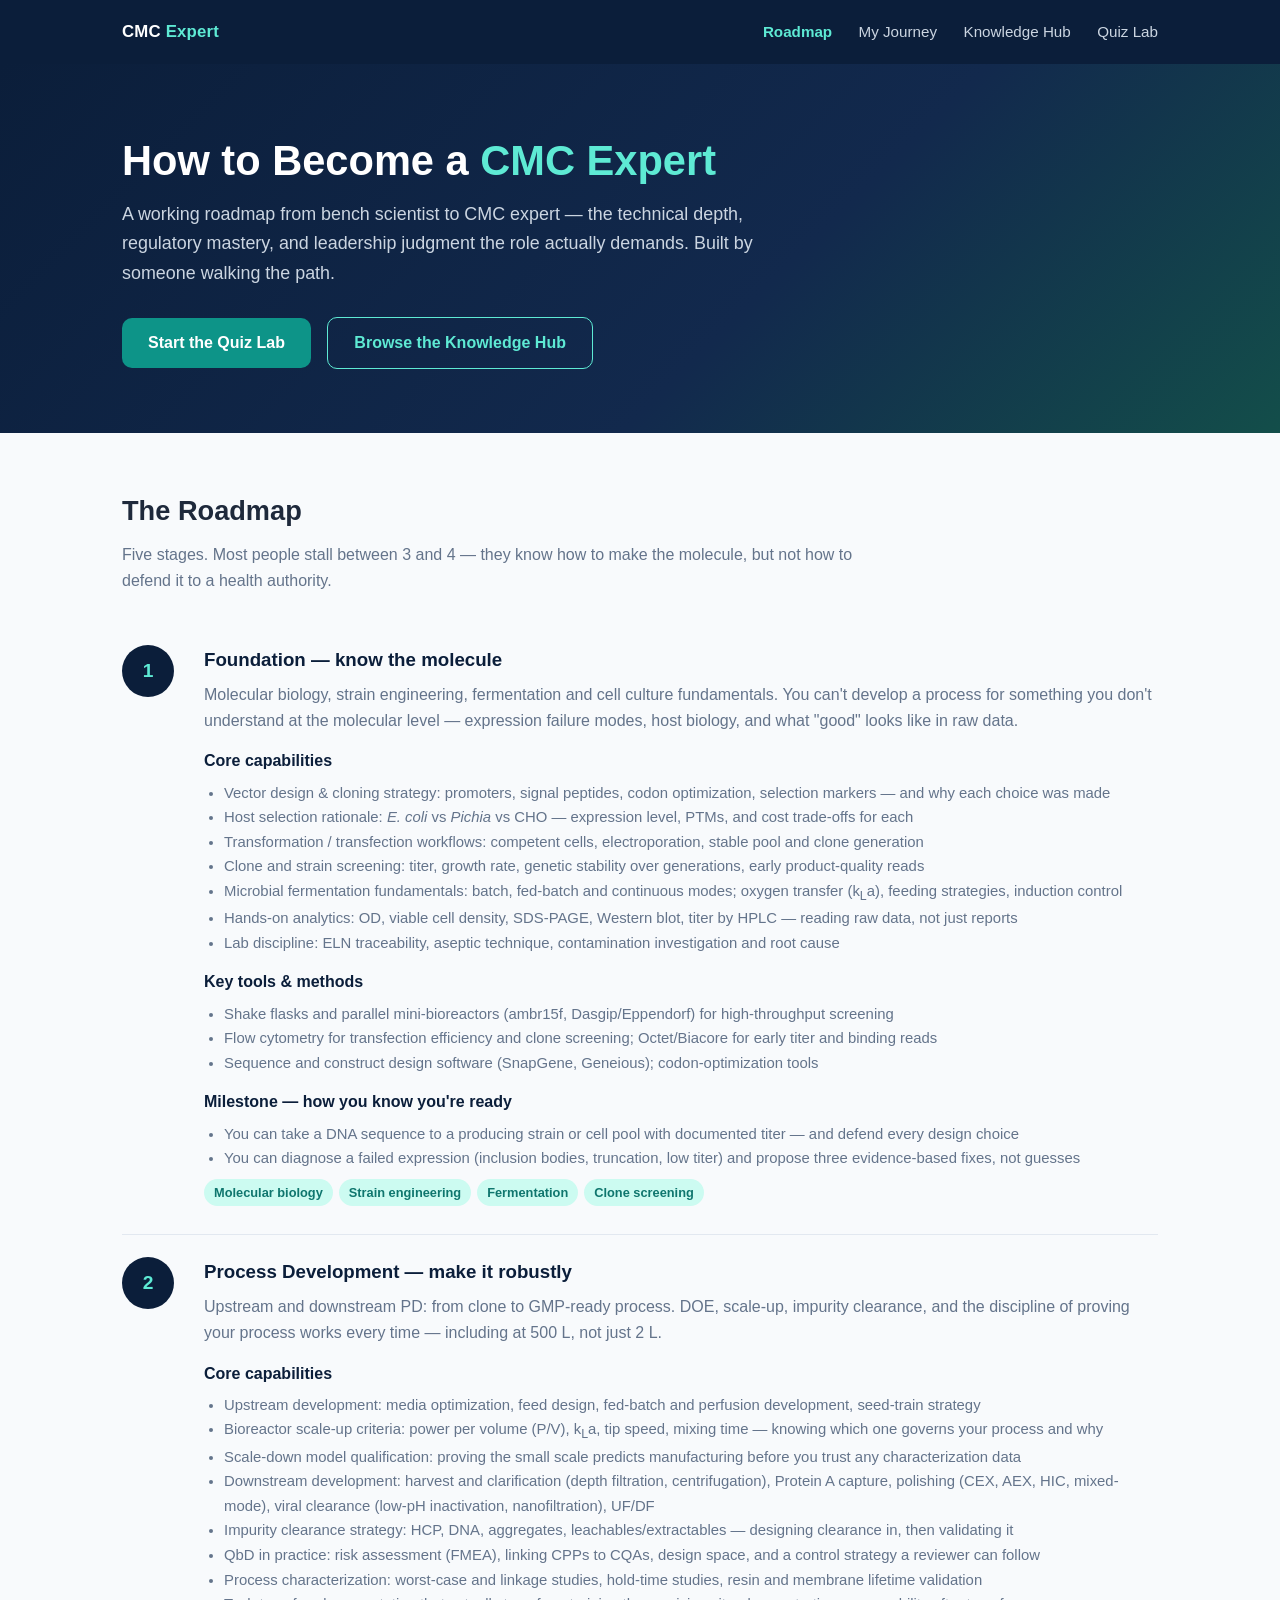
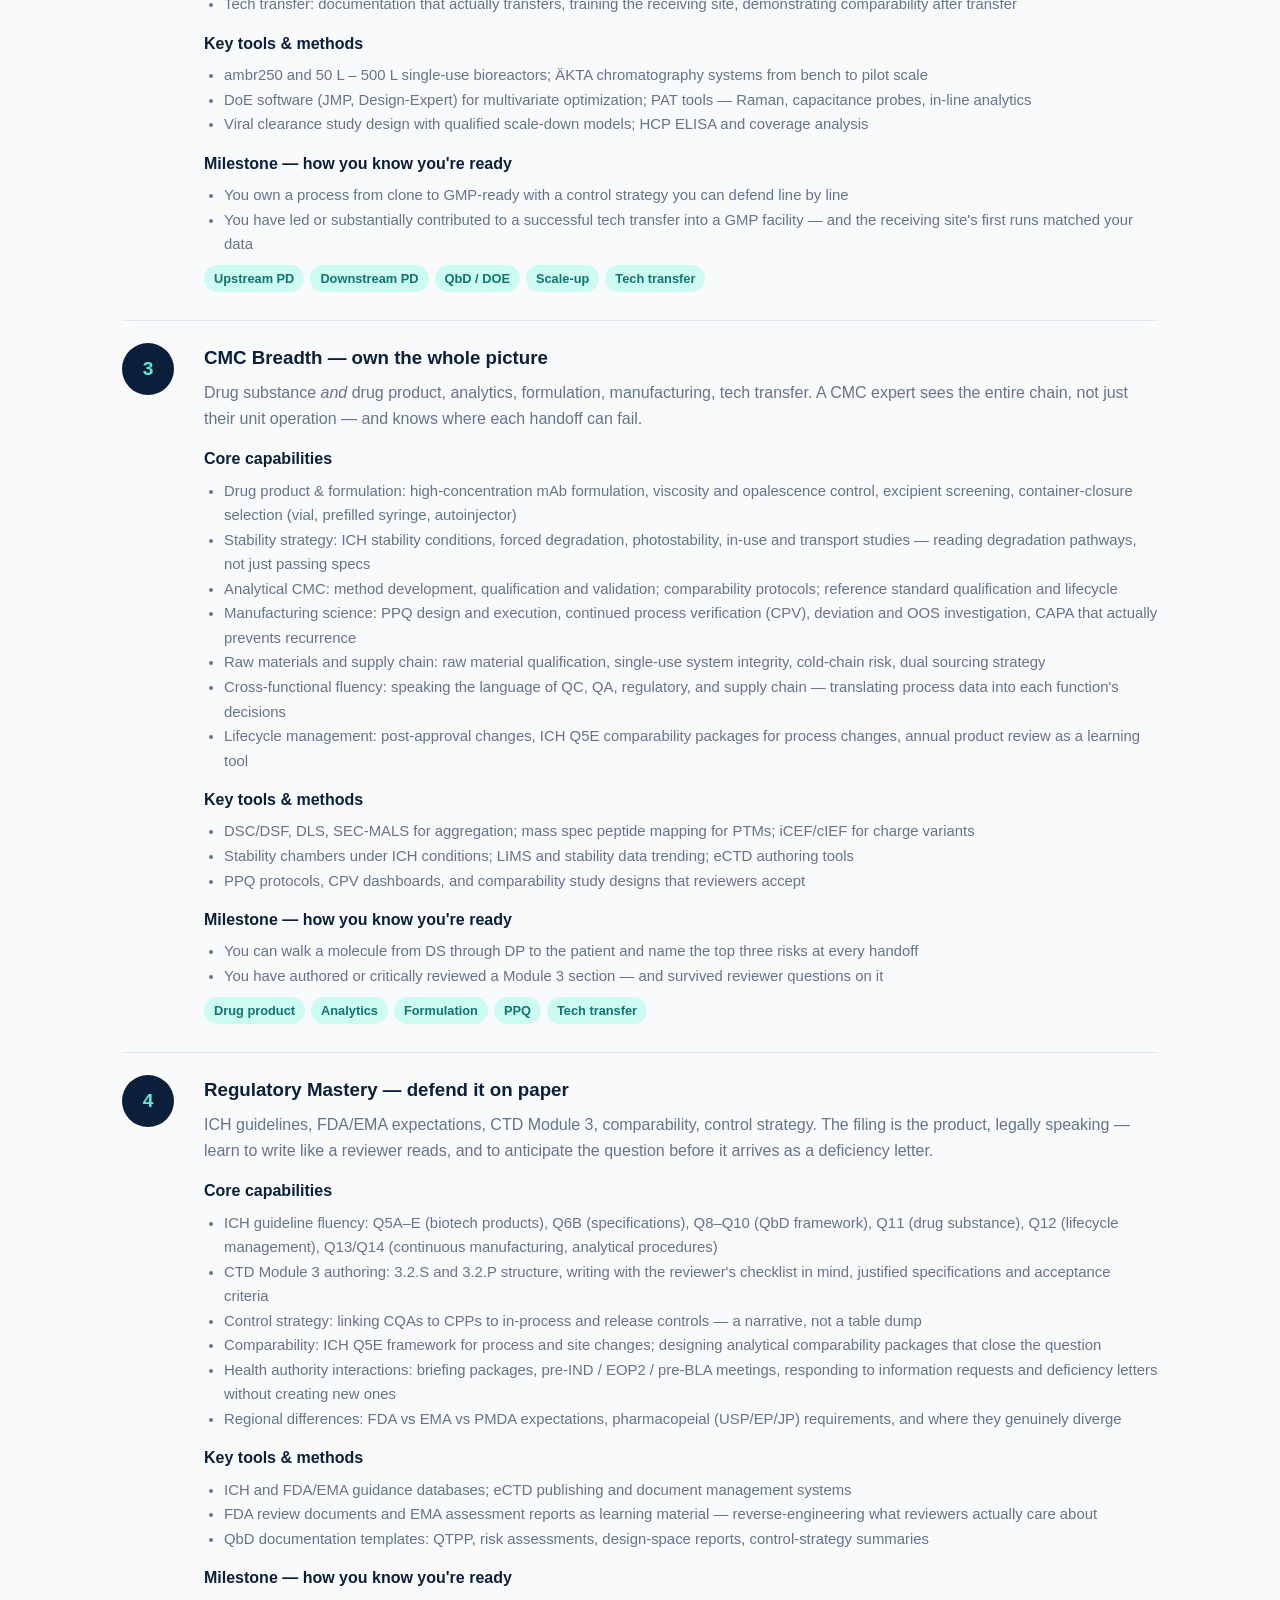
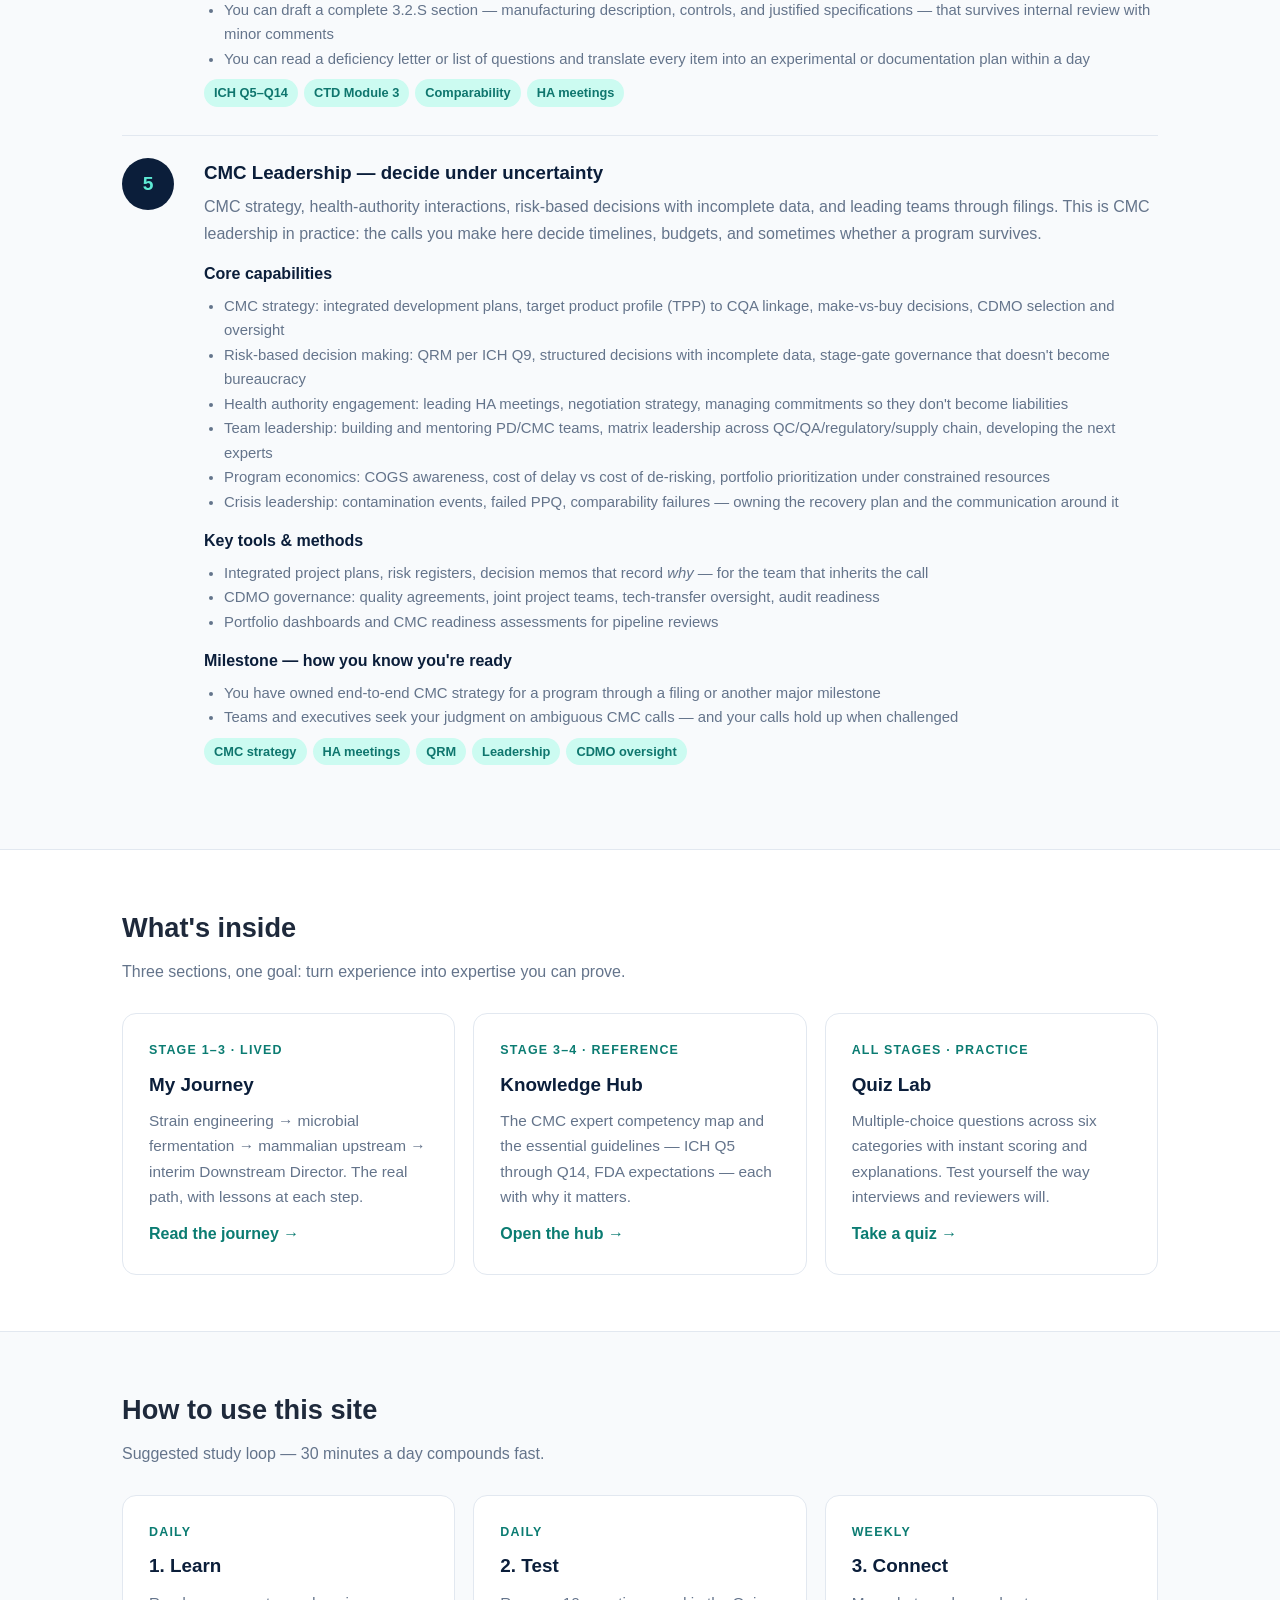
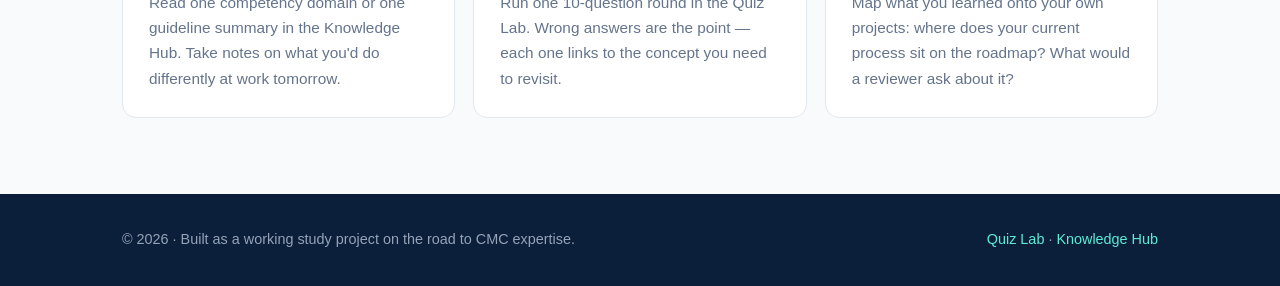
<file: index.html>
<!DOCTYPE html>
<html lang="en">
<head>
<meta charset="UTF-8">
<meta name="viewport" content="width=device-width, initial-scale=1.0">
<title>How to Become a CMC Expert — Roadmap, Knowledge Hub & Quiz Lab</title>
<meta name="description" content="A working professional's roadmap from bench scientist to CMC expert: career stages, essential guidelines, and a self-testing quiz lab.">
<link rel="stylesheet" href="assets/css/style.css">
</head>
<body>
<header class="site"><div class="wrap nav">
  <a class="brand" href="index.html">CMC <span>Expert</span></a>
  <nav class="links">
    <a href="index.html" class="active">Roadmap</a>
    <a href="journey.html">My Journey</a>
    <a href="knowledge.html">Knowledge Hub</a>
    <a href="quiz.html">Quiz Lab</a>
  </nav>
</div></header>

<div class="hero"><div class="wrap">
  <h1>How to Become a <span class="hl">CMC Expert</span></h1>
  <p class="lead">A working roadmap from bench scientist to CMC expert — the technical depth,
  regulatory mastery, and leadership judgment the role actually demands. Built by someone walking the path.</p>
  <div class="btnrow">
    <a class="btn" href="quiz.html">Start the Quiz Lab</a>
    <a class="btn ghost" href="knowledge.html">Browse the Knowledge Hub</a>
  </div>
</div></div>

<section class="block"><div class="wrap">
  <h2 class="stitle">The Roadmap</h2>
  <p class="sub">Five stages. Most people stall between 3 and 4 — they know how to make the molecule,
  but not how to defend it to a health authority.</p>
  <div class="steps">
    <div class="step"><div class="badge">1</div><div>
      <h3>Foundation — know the molecule</h3>
      <p>Molecular biology, strain engineering, fermentation and cell culture fundamentals.
      You can't develop a process for something you don't understand at the molecular level —
      expression failure modes, host biology, and what "good" looks like in raw data.</p>
      <h4 style="color:var(--navy);margin:14px 0 4px;font-size:1rem">Core capabilities</h4>
      <ul style="margin:6px 0 0 20px;color:var(--muted);font-size:.93rem">
        <li>Vector design &amp; cloning strategy: promoters, signal peptides, codon optimization, selection markers — and why each choice was made</li>
        <li>Host selection rationale: <em>E. coli</em> vs <em>Pichia</em> vs CHO — expression level, PTMs, and cost trade-offs for each</li>
        <li>Transformation / transfection workflows: competent cells, electroporation, stable pool and clone generation</li>
        <li>Clone and strain screening: titer, growth rate, genetic stability over generations, early product-quality reads</li>
        <li>Microbial fermentation fundamentals: batch, fed-batch and continuous modes; oxygen transfer (k<sub>L</sub>a), feeding strategies, induction control</li>
        <li>Hands-on analytics: OD, viable cell density, SDS-PAGE, Western blot, titer by HPLC — reading raw data, not just reports</li>
        <li>Lab discipline: ELN traceability, aseptic technique, contamination investigation and root cause</li>
      </ul>
      <h4 style="color:var(--navy);margin:14px 0 4px;font-size:1rem">Key tools &amp; methods</h4>
      <ul style="margin:6px 0 0 20px;color:var(--muted);font-size:.93rem">
        <li>Shake flasks and parallel mini-bioreactors (ambr15f, Dasgip/Eppendorf) for high-throughput screening</li>
        <li>Flow cytometry for transfection efficiency and clone screening; Octet/Biacore for early titer and binding reads</li>
        <li>Sequence and construct design software (SnapGene, Geneious); codon-optimization tools</li>
      </ul>
      <h4 style="color:var(--navy);margin:14px 0 4px;font-size:1rem">Milestone — how you know you're ready</h4>
      <ul style="margin:6px 0 0 20px;color:var(--muted);font-size:.93rem">
        <li>You can take a DNA sequence to a producing strain or cell pool with documented titer — and defend every design choice</li>
        <li>You can diagnose a failed expression (inclusion bodies, truncation, low titer) and propose three evidence-based fixes, not guesses</li>
      </ul>
      <div class="tags"><span class="tag">Molecular biology</span><span class="tag">Strain engineering</span><span class="tag">Fermentation</span><span class="tag">Clone screening</span></div>
    </div></div>
    <div class="step"><div class="badge">2</div><div>
      <h3>Process Development — make it robustly</h3>
      <p>Upstream and downstream PD: from clone to GMP-ready process. DOE, scale-up,
      impurity clearance, and the discipline of proving your process works every time —
      including at 500 L, not just 2 L.</p>
      <h4 style="color:var(--navy);margin:14px 0 4px;font-size:1rem">Core capabilities</h4>
      <ul style="margin:6px 0 0 20px;color:var(--muted);font-size:.93rem">
        <li>Upstream development: media optimization, feed design, fed-batch and perfusion development, seed-train strategy</li>
        <li>Bioreactor scale-up criteria: power per volume (P/V), k<sub>L</sub>a, tip speed, mixing time — knowing which one governs your process and why</li>
        <li>Scale-down model qualification: proving the small scale predicts manufacturing before you trust any characterization data</li>
        <li>Downstream development: harvest and clarification (depth filtration, centrifugation), Protein A capture, polishing (CEX, AEX, HIC, mixed-mode), viral clearance (low-pH inactivation, nanofiltration), UF/DF</li>
        <li>Impurity clearance strategy: HCP, DNA, aggregates, leachables/extractables — designing clearance in, then validating it</li>
        <li>QbD in practice: risk assessment (FMEA), linking CPPs to CQAs, design space, and a control strategy a reviewer can follow</li>
        <li>Process characterization: worst-case and linkage studies, hold-time studies, resin and membrane lifetime validation</li>
        <li>Tech transfer: documentation that actually transfers, training the receiving site, demonstrating comparability after transfer</li>
      </ul>
      <h4 style="color:var(--navy);margin:14px 0 4px;font-size:1rem">Key tools &amp; methods</h4>
      <ul style="margin:6px 0 0 20px;color:var(--muted);font-size:.93rem">
        <li>ambr250 and 50 L – 500 L single-use bioreactors; &Auml;KTA chromatography systems from bench to pilot scale</li>
        <li>DoE software (JMP, Design-Expert) for multivariate optimization; PAT tools — Raman, capacitance probes, in-line analytics</li>
        <li>Viral clearance study design with qualified scale-down models; HCP ELISA and coverage analysis</li>
      </ul>
      <h4 style="color:var(--navy);margin:14px 0 4px;font-size:1rem">Milestone — how you know you're ready</h4>
      <ul style="margin:6px 0 0 20px;color:var(--muted);font-size:.93rem">
        <li>You own a process from clone to GMP-ready with a control strategy you can defend line by line</li>
        <li>You have led or substantially contributed to a successful tech transfer into a GMP facility — and the receiving site's first runs matched your data</li>
      </ul>
      <div class="tags"><span class="tag">Upstream PD</span><span class="tag">Downstream PD</span><span class="tag">QbD / DOE</span><span class="tag">Scale-up</span><span class="tag">Tech transfer</span></div>
    </div></div>
    <div class="step"><div class="badge">3</div><div>
      <h3>CMC Breadth — own the whole picture</h3>
      <p>Drug substance <em>and</em> drug product, analytics, formulation, manufacturing, tech transfer.
      A CMC expert sees the entire chain, not just their unit operation — and knows where
      each handoff can fail.</p>
      <h4 style="color:var(--navy);margin:14px 0 4px;font-size:1rem">Core capabilities</h4>
      <ul style="margin:6px 0 0 20px;color:var(--muted);font-size:.93rem">
        <li>Drug product &amp; formulation: high-concentration mAb formulation, viscosity and opalescence control, excipient screening, container-closure selection (vial, prefilled syringe, autoinjector)</li>
        <li>Stability strategy: ICH stability conditions, forced degradation, photostability, in-use and transport studies — reading degradation pathways, not just passing specs</li>
        <li>Analytical CMC: method development, qualification and validation; comparability protocols; reference standard qualification and lifecycle</li>
        <li>Manufacturing science: PPQ design and execution, continued process verification (CPV), deviation and OOS investigation, CAPA that actually prevents recurrence</li>
        <li>Raw materials and supply chain: raw material qualification, single-use system integrity, cold-chain risk, dual sourcing strategy</li>
        <li>Cross-functional fluency: speaking the language of QC, QA, regulatory, and supply chain — translating process data into each function's decisions</li>
        <li>Lifecycle management: post-approval changes, ICH Q5E comparability packages for process changes, annual product review as a learning tool</li>
      </ul>
      <h4 style="color:var(--navy);margin:14px 0 4px;font-size:1rem">Key tools &amp; methods</h4>
      <ul style="margin:6px 0 0 20px;color:var(--muted);font-size:.93rem">
        <li>DSC/DSF, DLS, SEC-MALS for aggregation; mass spec peptide mapping for PTMs; iCEF/cIEF for charge variants</li>
        <li>Stability chambers under ICH conditions; LIMS and stability data trending; eCTD authoring tools</li>
        <li>PPQ protocols, CPV dashboards, and comparability study designs that reviewers accept</li>
      </ul>
      <h4 style="color:var(--navy);margin:14px 0 4px;font-size:1rem">Milestone — how you know you're ready</h4>
      <ul style="margin:6px 0 0 20px;color:var(--muted);font-size:.93rem">
        <li>You can walk a molecule from DS through DP to the patient and name the top three risks at every handoff</li>
        <li>You have authored or critically reviewed a Module 3 section — and survived reviewer questions on it</li>
      </ul>
      <div class="tags"><span class="tag">Drug product</span><span class="tag">Analytics</span><span class="tag">Formulation</span><span class="tag">PPQ</span><span class="tag">Tech transfer</span></div>
    </div></div>
    <div class="step"><div class="badge">4</div><div>
      <h3>Regulatory Mastery — defend it on paper</h3>
      <p>ICH guidelines, FDA/EMA expectations, CTD Module 3, comparability, control strategy.
      The filing is the product, legally speaking — learn to write like a reviewer reads,
      and to anticipate the question before it arrives as a deficiency letter.</p>
      <h4 style="color:var(--navy);margin:14px 0 4px;font-size:1rem">Core capabilities</h4>
      <ul style="margin:6px 0 0 20px;color:var(--muted);font-size:.93rem">
        <li>ICH guideline fluency: Q5A–E (biotech products), Q6B (specifications), Q8–Q10 (QbD framework), Q11 (drug substance), Q12 (lifecycle management), Q13/Q14 (continuous manufacturing, analytical procedures)</li>
        <li>CTD Module 3 authoring: 3.2.S and 3.2.P structure, writing with the reviewer's checklist in mind, justified specifications and acceptance criteria</li>
        <li>Control strategy: linking CQAs to CPPs to in-process and release controls — a narrative, not a table dump</li>
        <li>Comparability: ICH Q5E framework for process and site changes; designing analytical comparability packages that close the question</li>
        <li>Health authority interactions: briefing packages, pre-IND / EOP2 / pre-BLA meetings, responding to information requests and deficiency letters without creating new ones</li>
        <li>Regional differences: FDA vs EMA vs PMDA expectations, pharmacopeial (USP/EP/JP) requirements, and where they genuinely diverge</li>
      </ul>
      <h4 style="color:var(--navy);margin:14px 0 4px;font-size:1rem">Key tools &amp; methods</h4>
      <ul style="margin:6px 0 0 20px;color:var(--muted);font-size:.93rem">
        <li>ICH and FDA/EMA guidance databases; eCTD publishing and document management systems</li>
        <li>FDA review documents and EMA assessment reports as learning material — reverse-engineering what reviewers actually care about</li>
        <li>QbD documentation templates: QTPP, risk assessments, design-space reports, control-strategy summaries</li>
      </ul>
      <h4 style="color:var(--navy);margin:14px 0 4px;font-size:1rem">Milestone — how you know you're ready</h4>
      <ul style="margin:6px 0 0 20px;color:var(--muted);font-size:.93rem">
        <li>You can draft a complete 3.2.S section — manufacturing description, controls, and justified specifications — that survives internal review with minor comments</li>
        <li>You can read a deficiency letter or list of questions and translate every item into an experimental or documentation plan within a day</li>
      </ul>
      <div class="tags"><span class="tag">ICH Q5–Q14</span><span class="tag">CTD Module 3</span><span class="tag">Comparability</span><span class="tag">HA meetings</span></div>
    </div></div>
    <div class="step"><div class="badge">5</div><div>
      <h3>CMC Leadership — decide under uncertainty</h3>
      <p>CMC strategy, health-authority interactions, risk-based decisions with incomplete data,
      and leading teams through filings. This is CMC leadership in practice: the calls you make
      here decide timelines, budgets, and sometimes whether a program survives.</p>
      <h4 style="color:var(--navy);margin:14px 0 4px;font-size:1rem">Core capabilities</h4>
      <ul style="margin:6px 0 0 20px;color:var(--muted);font-size:.93rem">
        <li>CMC strategy: integrated development plans, target product profile (TPP) to CQA linkage, make-vs-buy decisions, CDMO selection and oversight</li>
        <li>Risk-based decision making: QRM per ICH Q9, structured decisions with incomplete data, stage-gate governance that doesn't become bureaucracy</li>
        <li>Health authority engagement: leading HA meetings, negotiation strategy, managing commitments so they don't become liabilities</li>
        <li>Team leadership: building and mentoring PD/CMC teams, matrix leadership across QC/QA/regulatory/supply chain, developing the next experts</li>
        <li>Program economics: COGS awareness, cost of delay vs cost of de-risking, portfolio prioritization under constrained resources</li>
        <li>Crisis leadership: contamination events, failed PPQ, comparability failures — owning the recovery plan and the communication around it</li>
      </ul>
      <h4 style="color:var(--navy);margin:14px 0 4px;font-size:1rem">Key tools &amp; methods</h4>
      <ul style="margin:6px 0 0 20px;color:var(--muted);font-size:.93rem">
        <li>Integrated project plans, risk registers, decision memos that record <em>why</em> — for the team that inherits the call</li>
        <li>CDMO governance: quality agreements, joint project teams, tech-transfer oversight, audit readiness</li>
        <li>Portfolio dashboards and CMC readiness assessments for pipeline reviews</li>
      </ul>
      <h4 style="color:var(--navy);margin:14px 0 4px;font-size:1rem">Milestone — how you know you're ready</h4>
      <ul style="margin:6px 0 0 20px;color:var(--muted);font-size:.93rem">
        <li>You have owned end-to-end CMC strategy for a program through a filing or another major milestone</li>
        <li>Teams and executives seek your judgment on ambiguous CMC calls — and your calls hold up when challenged</li>
      </ul>
      <div class="tags"><span class="tag">CMC strategy</span><span class="tag">HA meetings</span><span class="tag">QRM</span><span class="tag">Leadership</span><span class="tag">CDMO oversight</span></div>
    </div></div>
  </div>
</div></section>

<section class="block" style="background:#fff;border-top:1px solid var(--line);border-bottom:1px solid var(--line)"><div class="wrap">
  <h2 class="stitle">What's inside</h2>
  <p class="sub">Three sections, one goal: turn experience into expertise you can prove.</p>
  <div class="grid c3">
    <a class="card" href="journey.html">
      <div class="k">Stage 1–3 · lived</div>
      <h3>My Journey</h3>
      <p>Strain engineering → microbial fermentation → mammalian upstream → interim Downstream Director. The real path, with lessons at each step.</p>
      <span class="go">Read the journey →</span>
    </a>
    <a class="card" href="knowledge.html">
      <div class="k">Stage 3–4 · reference</div>
      <h3>Knowledge Hub</h3>
      <p>The CMC expert competency map and the essential guidelines — ICH Q5 through Q14, FDA expectations — each with why it matters.</p>
      <span class="go">Open the hub →</span>
    </a>
    <a class="card" href="quiz.html">
      <div class="k">All stages · practice</div>
      <h3>Quiz Lab</h3>
      <p>Multiple-choice questions across six categories with instant scoring and explanations. Test yourself the way interviews and reviewers will.</p>
      <span class="go">Take a quiz →</span>
    </a>
  </div>
</div></section>

<section class="block"><div class="wrap">
  <h2 class="stitle">How to use this site</h2>
  <p class="sub">Suggested study loop — 30 minutes a day compounds fast.</p>
  <div class="grid c3">
    <div class="card"><div class="k">Daily</div><h3>1. Learn</h3><p>Read one competency domain or one guideline summary in the Knowledge Hub. Take notes on what you'd do differently at work tomorrow.</p></div>
    <div class="card"><div class="k">Daily</div><h3>2. Test</h3><p>Run one 10-question round in the Quiz Lab. Wrong answers are the point — each one links to the concept you need to revisit.</p></div>
    <div class="card"><div class="k">Weekly</div><h3>3. Connect</h3><p>Map what you learned onto your own projects: where does your current process sit on the roadmap? What would a reviewer ask about it?</p></div>
  </div>
</div></section>

<footer class="site"><div class="wrap">
  <div>© 2026 · Built as a working study project on the road to CMC expertise.</div>
  <div><a href="quiz.html">Quiz Lab</a> · <a href="knowledge.html">Knowledge Hub</a></div>
</div></footer>
</body>
</html>
</file>
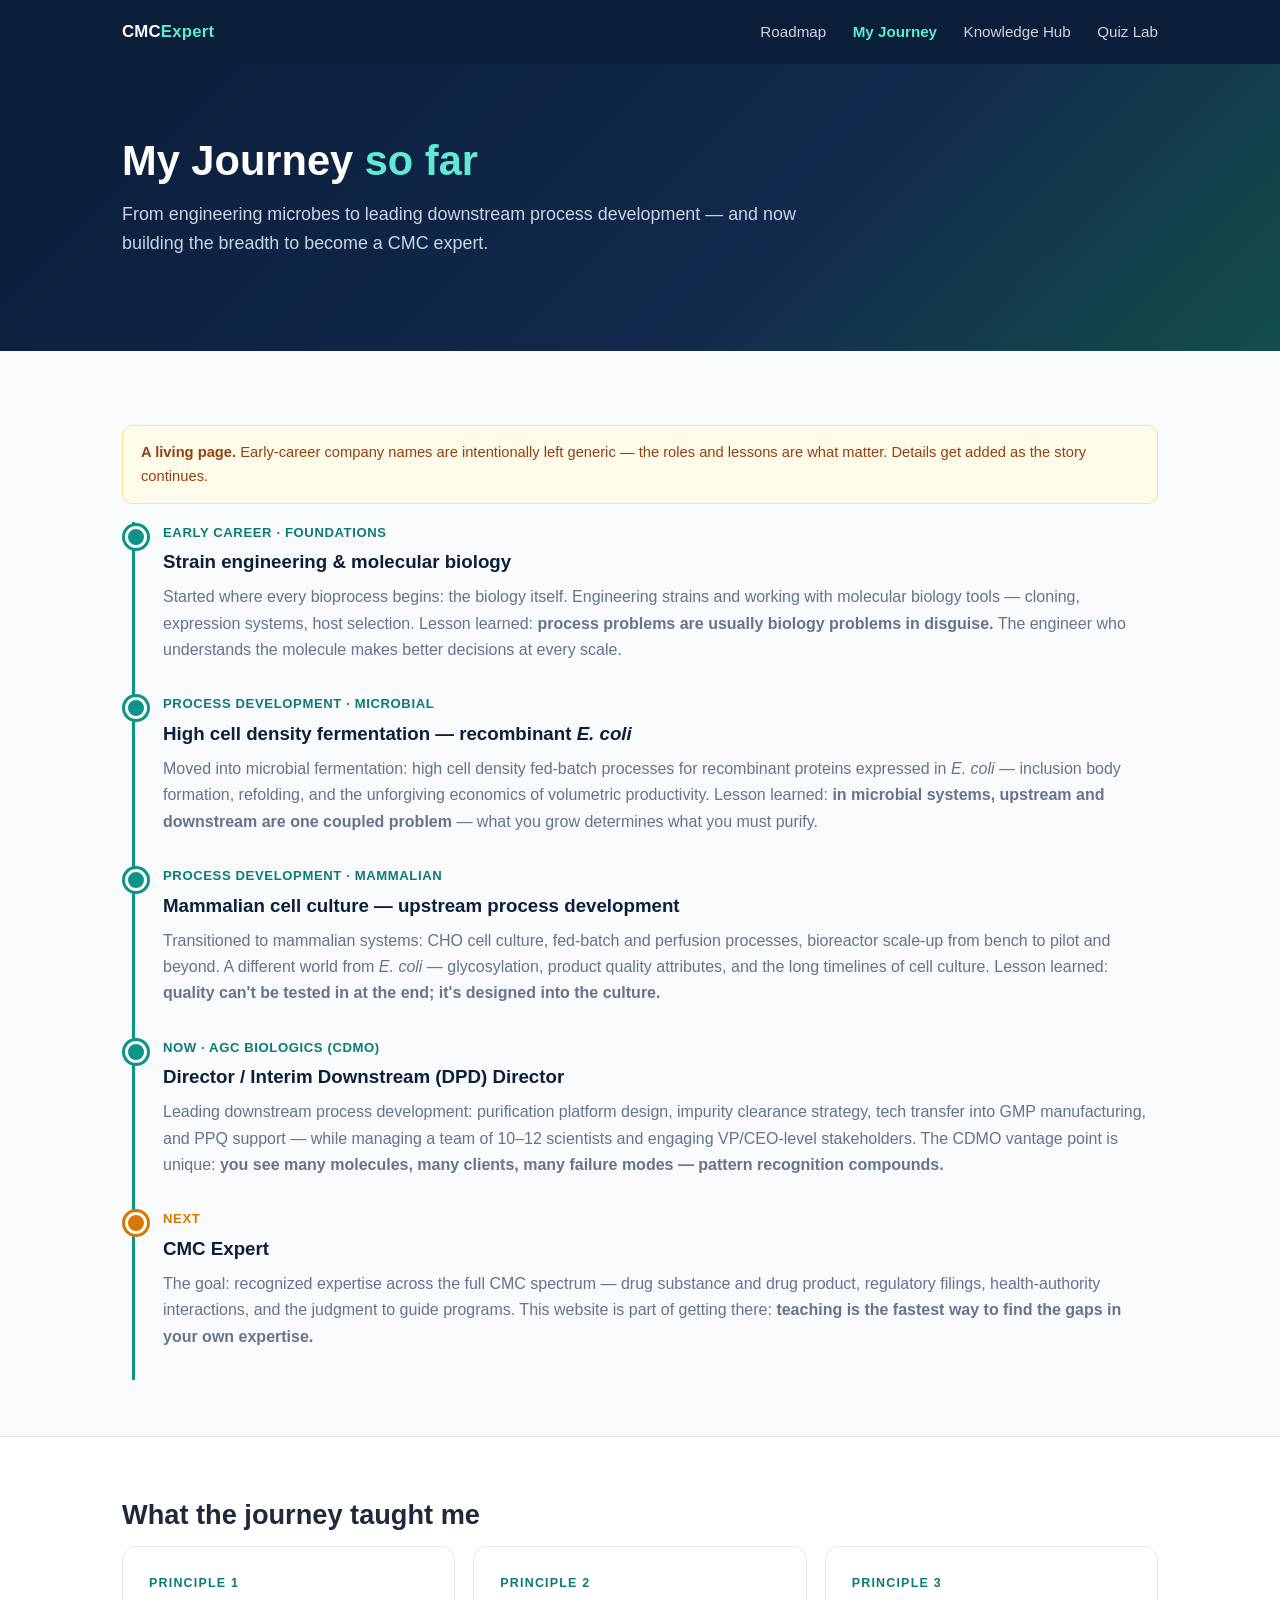
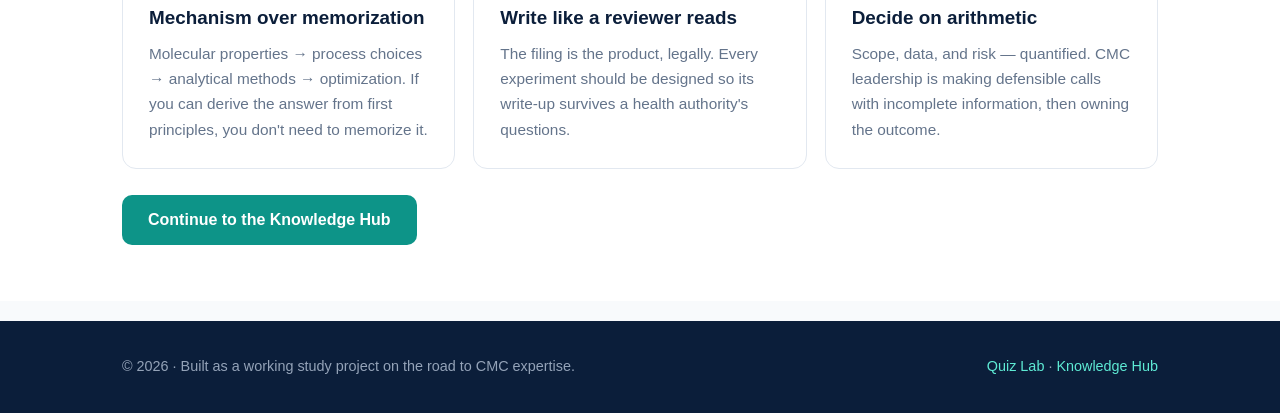
<file: journey.html>
<!DOCTYPE html>
<html lang="en">
<head>
<meta charset="UTF-8">
<meta name="viewport" content="width=device-width, initial-scale=1.0">
<title>My Journey — How to Become a CMC Expert</title>
<link rel="stylesheet" href="assets/css/style.css">
</head>
<body>
<header class="site"><div class="wrap nav">
  <a class="brand" href="index.html">CMC<span>Expert</span></a>
  <nav class="links">
    <a href="index.html">Roadmap</a>
    <a href="journey.html" class="active">My Journey</a>
    <a href="knowledge.html">Knowledge Hub</a>
    <a href="quiz.html">Quiz Lab</a>
  </nav>
</div></header>

<div class="hero"><div class="wrap">
  <h1>My Journey <span class="hl">so far</span></h1>
  <p class="lead">From engineering microbes to leading downstream process development —
  and now building the breadth to become a CMC expert.</p>
</div></div>

<section class="block"><div class="wrap">
  <div class="note"><b>A living page.</b> Early-career company names are intentionally left generic —
  the roles and lessons are what matter. Details get added as the story continues.</div>
  <div class="tl">
    <div class="ev">
      <div class="when">Early career · Foundations</div>
      <h3>Strain engineering & molecular biology</h3>
      <p>Started where every bioprocess begins: the biology itself. Engineering strains and working
      with molecular biology tools — cloning, expression systems, host selection. Lesson learned:
      <b>process problems are usually biology problems in disguise.</b> The engineer who understands
      the molecule makes better decisions at every scale.</p>
    </div>
    <div class="ev">
      <div class="when">Process development · Microbial</div>
      <h3>High cell density fermentation — recombinant <i>E.&nbsp;coli</i></h3>
      <p>Moved into microbial fermentation: high cell density fed-batch processes for recombinant
      proteins expressed in <i>E.&nbsp;coli</i> — inclusion body formation, refolding, and the unforgiving
      economics of volumetric productivity. Lesson learned: <b>in microbial systems, upstream and
      downstream are one coupled problem</b> — what you grow determines what you must purify.</p>
    </div>
    <div class="ev">
      <div class="when">Process development · Mammalian</div>
      <h3>Mammalian cell culture — upstream process development</h3>
      <p>Transitioned to mammalian systems: CHO cell culture, fed-batch and perfusion processes,
      bioreactor scale-up from bench to pilot and beyond. A different world from <i>E.&nbsp;coli</i> —
      glycosylation, product quality attributes, and the long timelines of cell culture.
      Lesson learned: <b>quality can't be tested in at the end; it's designed into the culture.</b></p>
    </div>
    <div class="ev">
      <div class="when">Now · AGC Biologics (CDMO)</div>
      <h3>Director / Interim Downstream (DPD) Director</h3>
      <p>Leading downstream process development: purification platform design, impurity clearance
      strategy, tech transfer into GMP manufacturing, and PPQ support — while managing a team of
      10–12 scientists and engaging VP/CEO-level stakeholders. The CDMO vantage point is unique:
      <b>you see many molecules, many clients, many failure modes — pattern recognition compounds.</b></p>
    </div>
    <div class="ev future">
      <div class="when">Next</div>
      <h3>CMC Expert</h3>
      <p>The goal: recognized expertise across the full CMC spectrum — drug substance and drug product,
      regulatory filings, health-authority interactions, and the judgment to guide programs.
      This website is part of getting there: <b>teaching is the fastest way to find the gaps in your own expertise.</b></p>
    </div>
  </div>
</div></section>

<section class="block" style="background:#fff;border-top:1px solid var(--line)"><div class="wrap">
  <h2 class="stitle">What the journey taught me</h2>
  <div class="grid c3">
    <div class="card"><div class="k">Principle 1</div><h3>Mechanism over memorization</h3><p>Molecular properties → process choices → analytical methods → optimization. If you can derive the answer from first principles, you don't need to memorize it.</p></div>
    <div class="card"><div class="k">Principle 2</div><h3>Write like a reviewer reads</h3><p>The filing is the product, legally. Every experiment should be designed so its write-up survives a health authority's questions.</p></div>
    <div class="card"><div class="k">Principle 3</div><h3>Decide on arithmetic</h3><p>Scope, data, and risk — quantified. CMC leadership is making defensible calls with incomplete information, then owning the outcome.</p></div>
  </div>
  <p style="margin-top:26px"><a class="btn" href="knowledge.html">Continue to the Knowledge Hub</a></p>
</div></section>

<footer class="site"><div class="wrap">
  <div>© 2026 · Built as a working study project on the road to CMC expertise.</div>
  <div><a href="quiz.html">Quiz Lab</a> · <a href="knowledge.html">Knowledge Hub</a></div>
</div></footer>
</body>
</html>
</file>
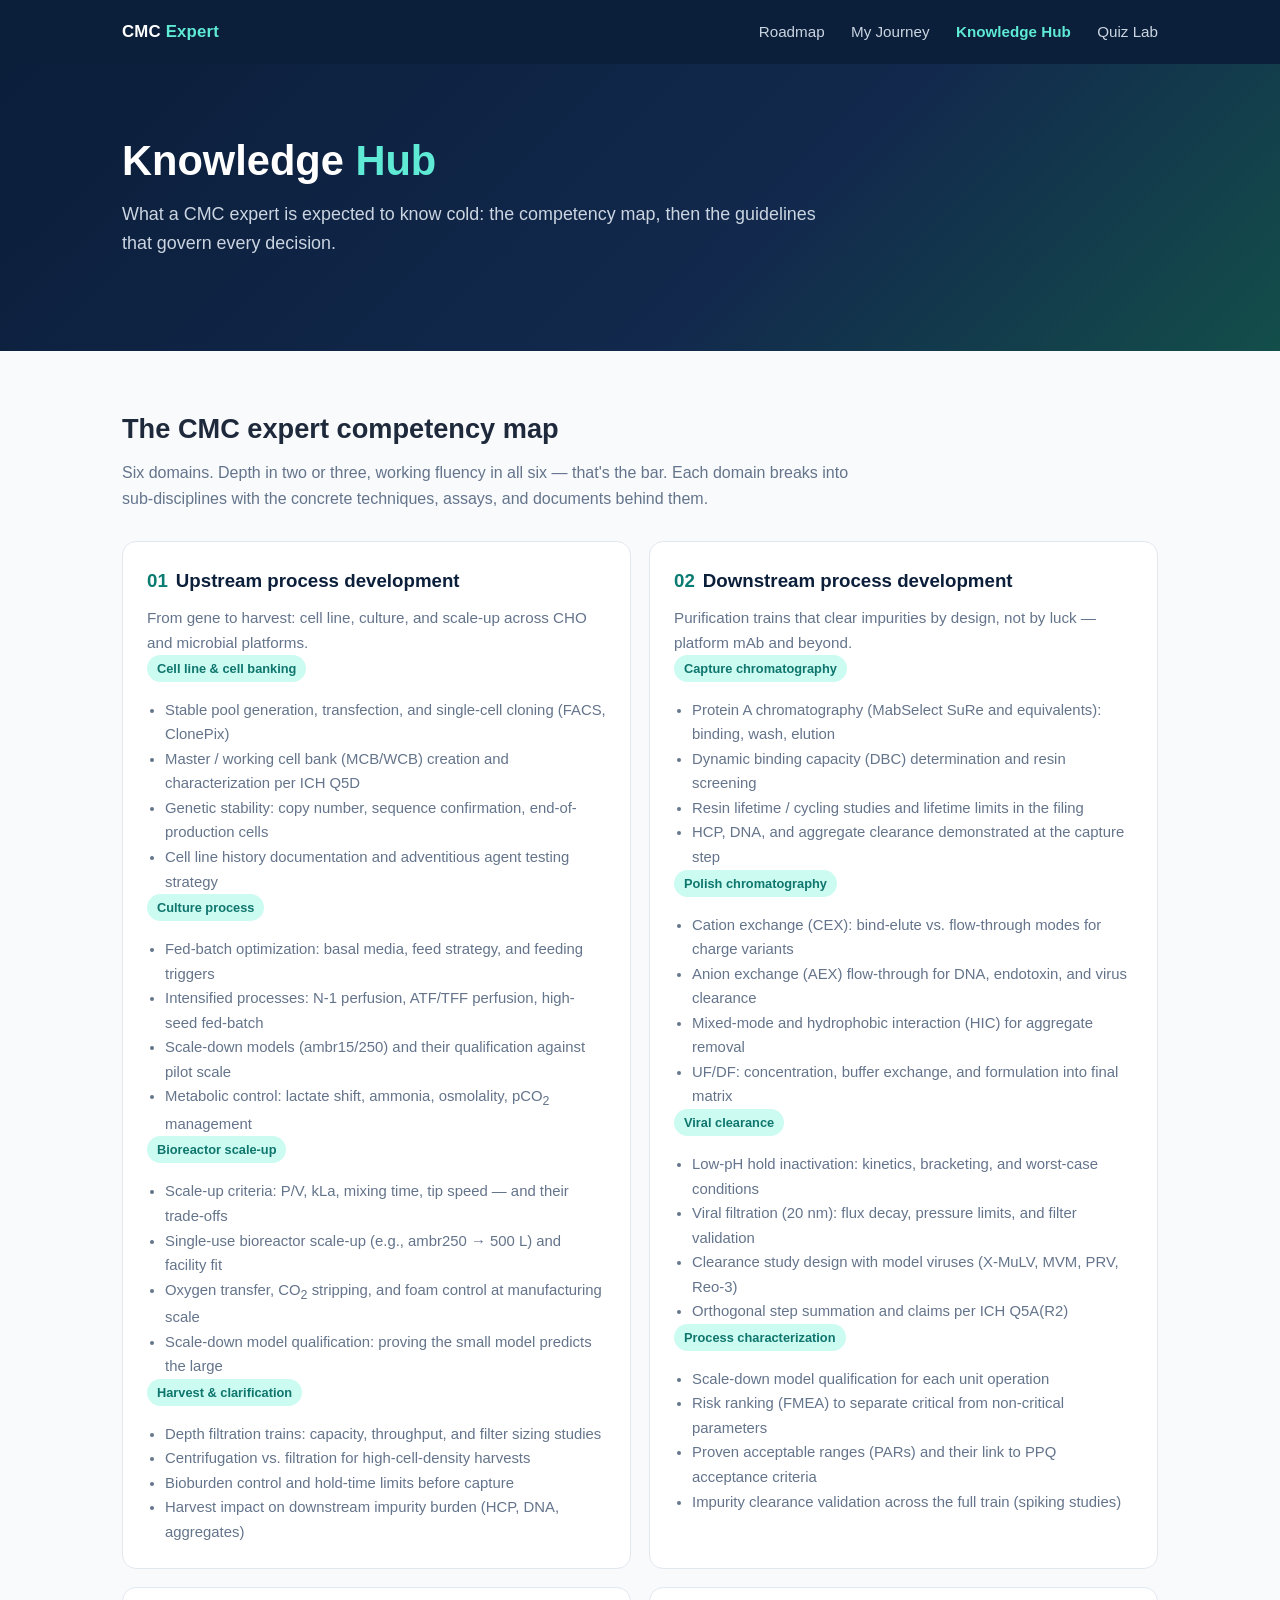
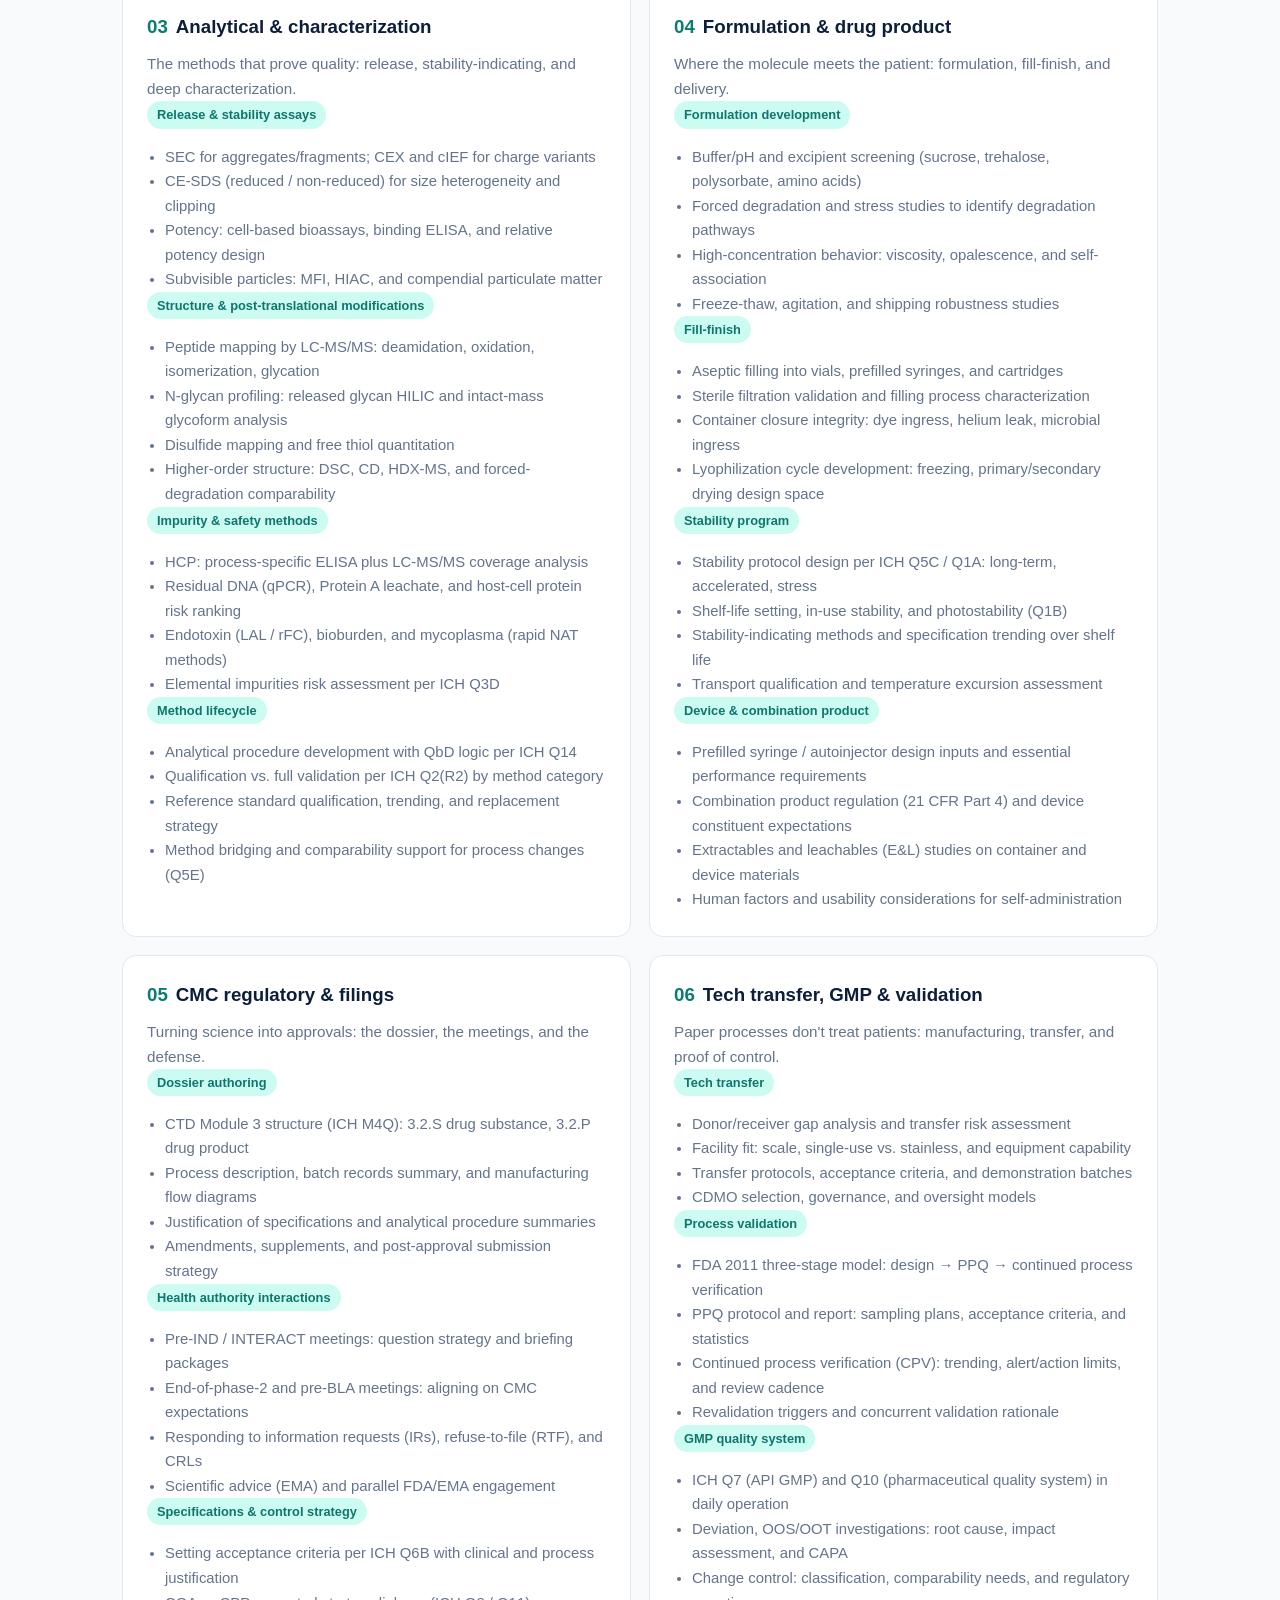
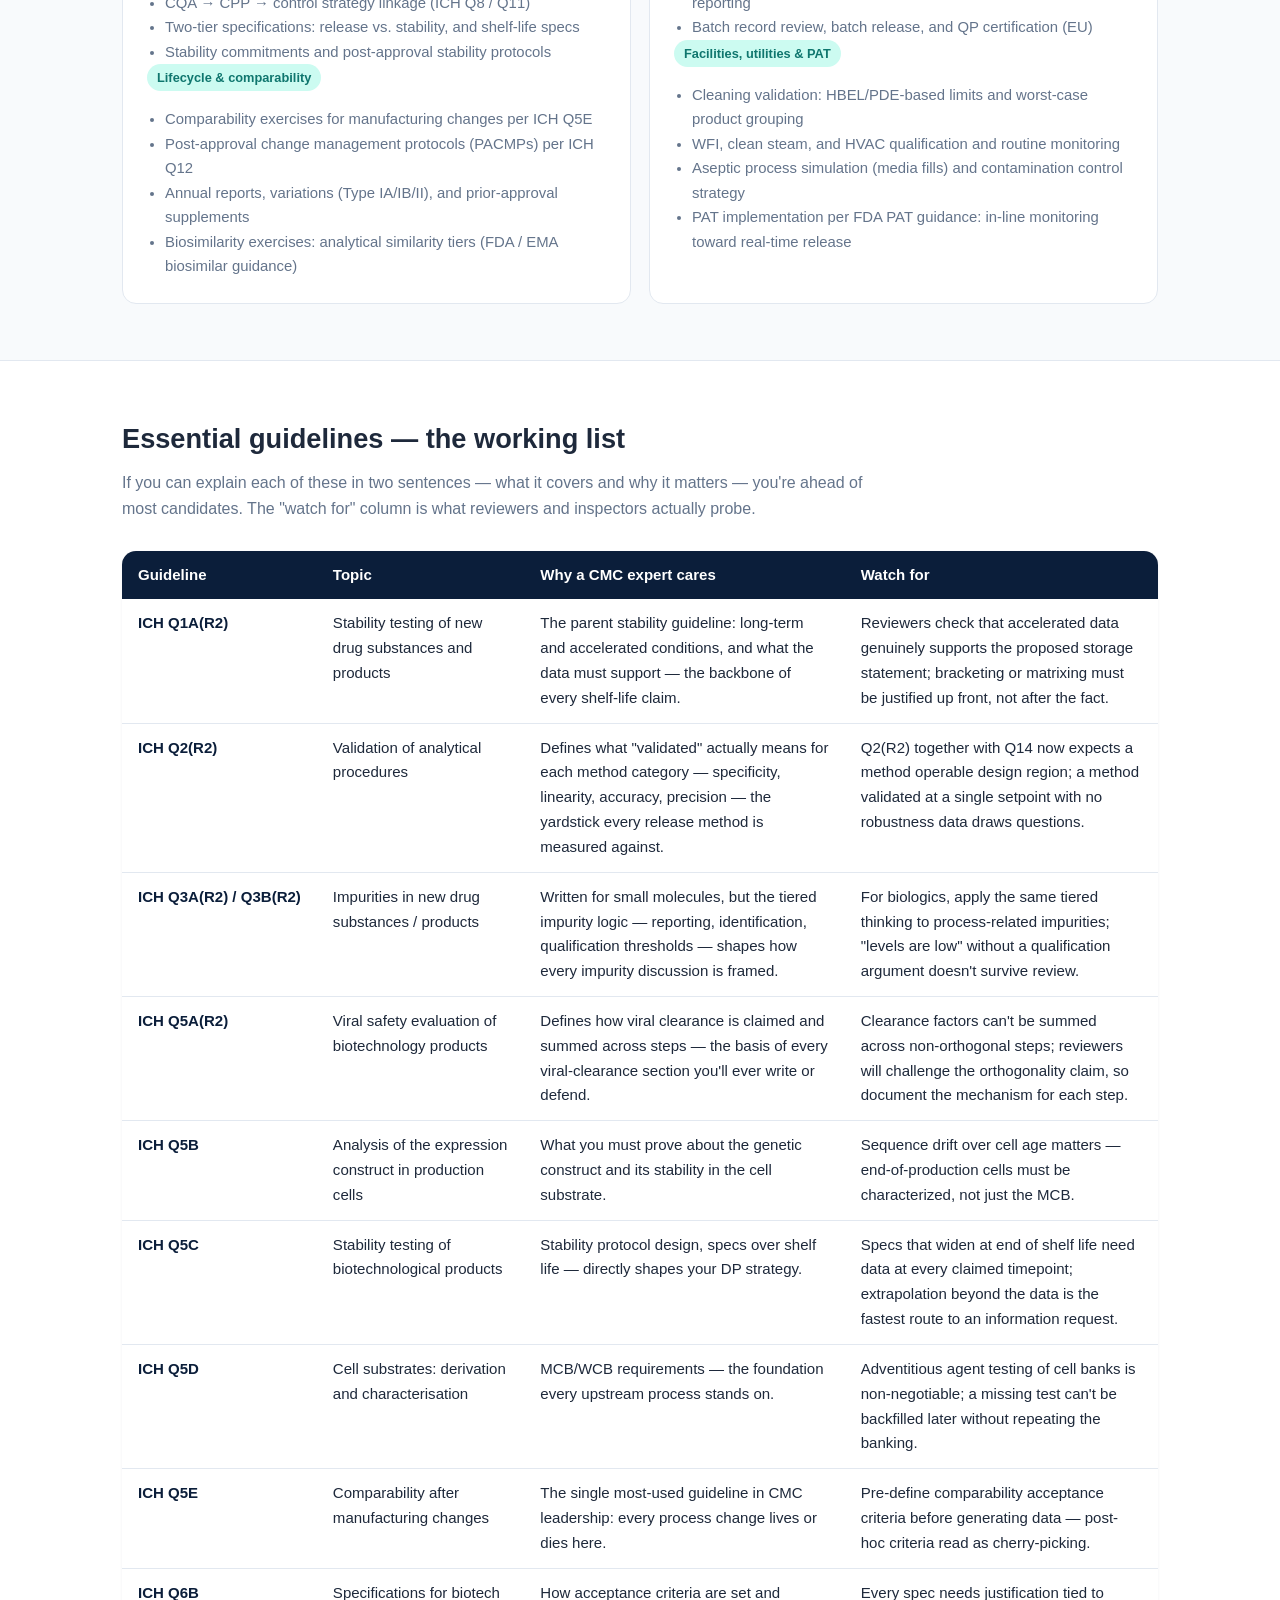
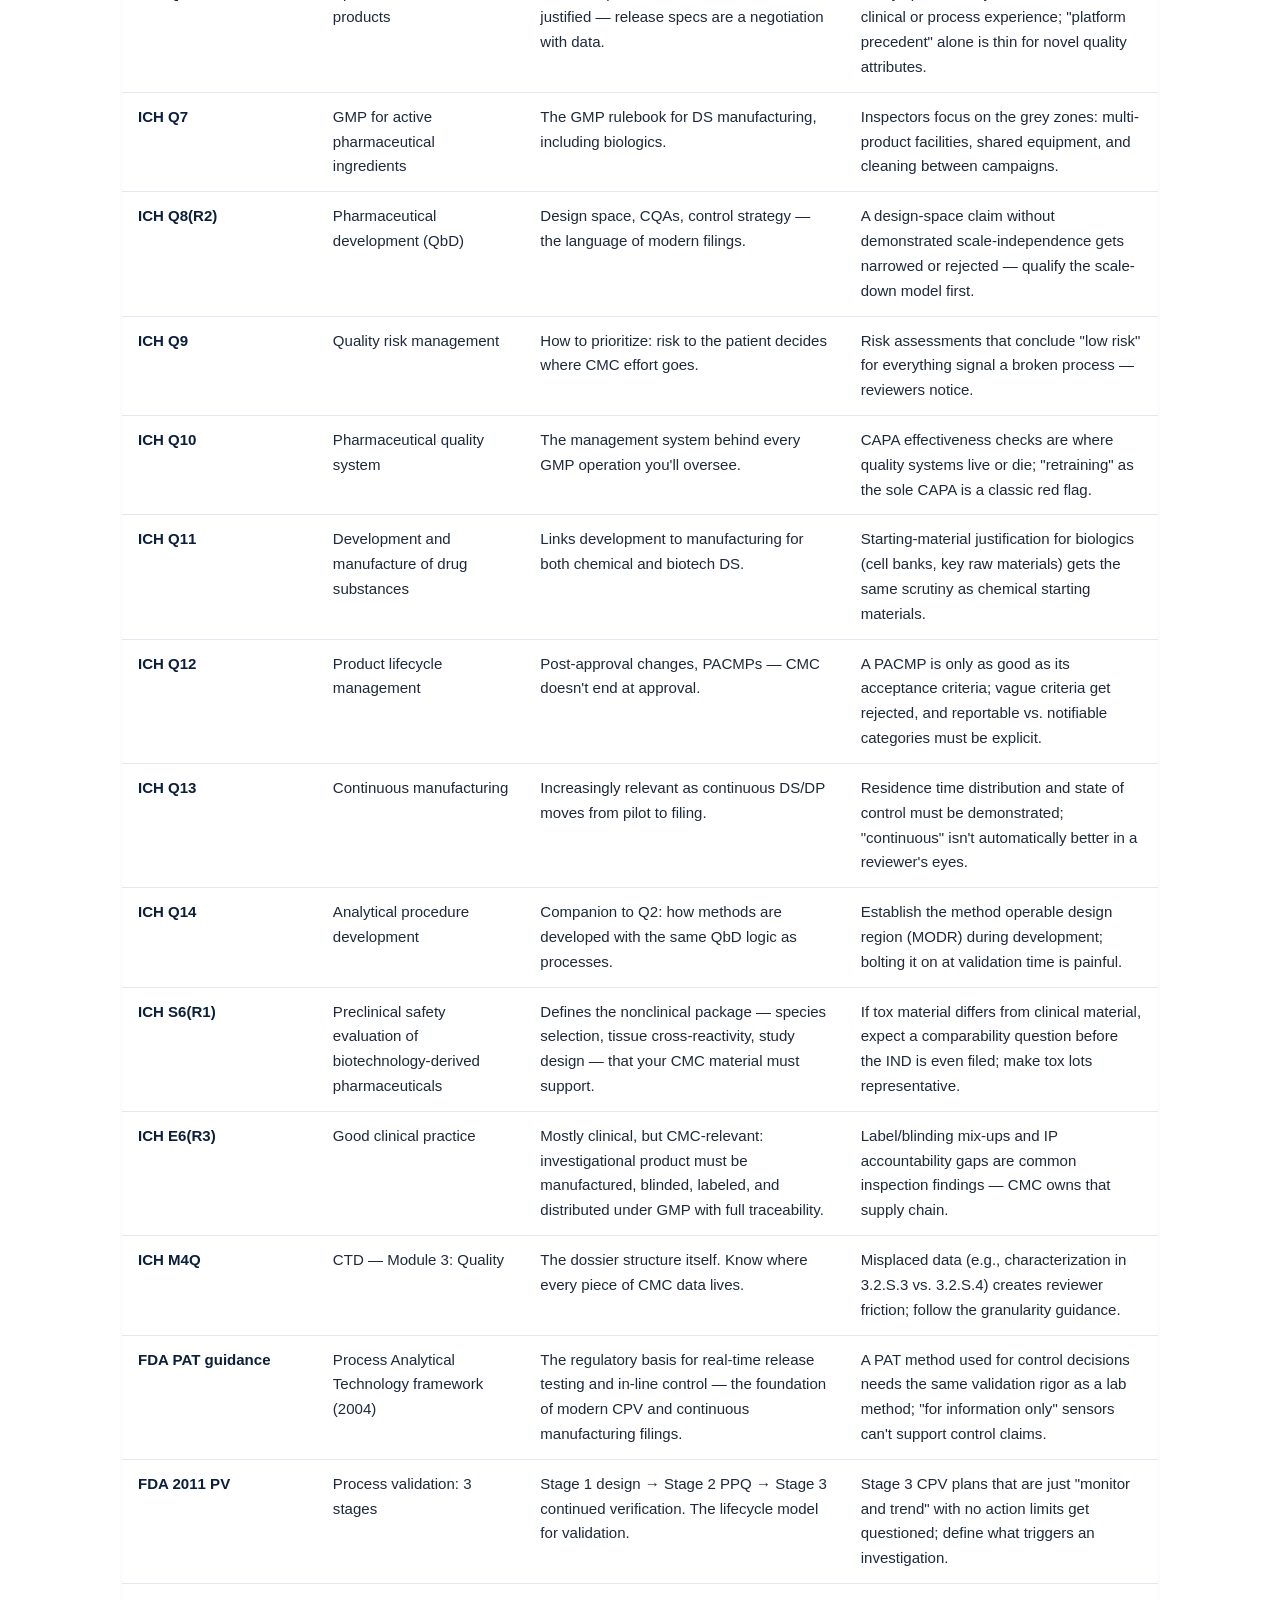
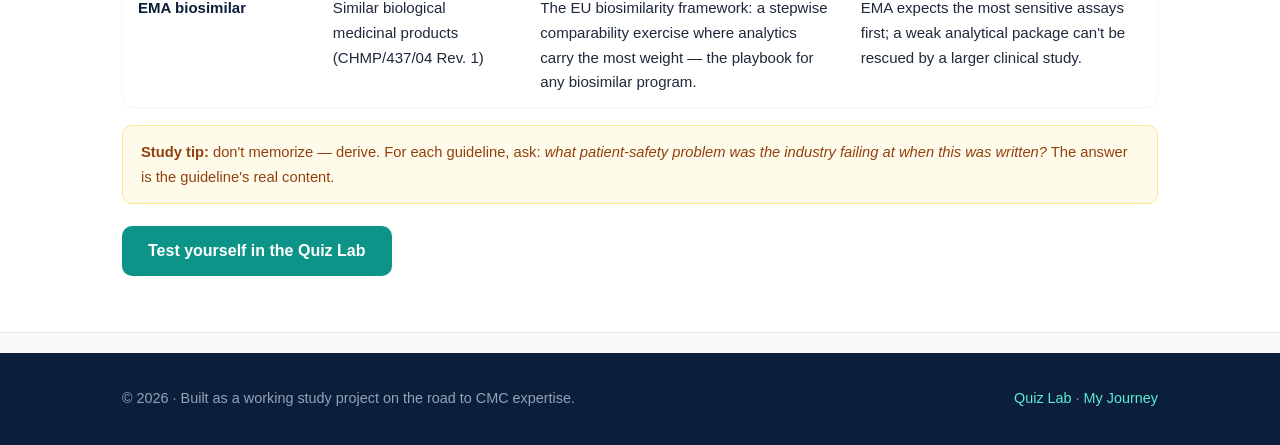
<file: knowledge.html>
<!DOCTYPE html>
<html lang="en">
<head>
<meta charset="UTF-8">
<meta name="viewport" content="width=device-width, initial-scale=1.0">
<title>Knowledge Hub — How to Become a CMC Expert</title>
<link rel="stylesheet" href="assets/css/style.css">
</head>
<body>
<header class="site"><div class="wrap nav">
  <a class="brand" href="index.html">CMC <span>Expert</span></a>
  <nav class="links">
    <a href="index.html">Roadmap</a>
    <a href="journey.html">My Journey</a>
    <a href="knowledge.html" class="active">Knowledge Hub</a>
    <a href="quiz.html">Quiz Lab</a>
  </nav>
</div></header>

<div class="hero"><div class="wrap">
  <h1>Knowledge <span class="hl">Hub</span></h1>
  <p class="lead">What a CMC expert is expected to know cold: the competency map,
  then the guidelines that govern every decision.</p>
</div></div>

<section class="block"><div class="wrap">
  <h2 class="stitle">The CMC expert competency map</h2>
  <p class="sub">Six domains. Depth in two or three, working fluency in all six — that's the bar.
  Each domain breaks into sub-disciplines with the concrete techniques, assays, and documents behind them.</p>
  <div class="grid c2">

    <div class="dom"><h3><span class="n">01</span>Upstream process development</h3>
      <p>From gene to harvest: cell line, culture, and scale-up across CHO and microbial platforms.</p>
      <p><span class="tag">Cell line &amp; cell banking</span></p>
      <ul>
        <li>Stable pool generation, transfection, and single-cell cloning (FACS, ClonePix)</li>
        <li>Master / working cell bank (MCB/WCB) creation and characterization per ICH Q5D</li>
        <li>Genetic stability: copy number, sequence confirmation, end-of-production cells</li>
        <li>Cell line history documentation and adventitious agent testing strategy</li>
      </ul>
      <p><span class="tag">Culture process</span></p>
      <ul>
        <li>Fed-batch optimization: basal media, feed strategy, and feeding triggers</li>
        <li>Intensified processes: N-1 perfusion, ATF/TFF perfusion, high-seed fed-batch</li>
        <li>Scale-down models (ambr15/250) and their qualification against pilot scale</li>
        <li>Metabolic control: lactate shift, ammonia, osmolality, pCO<sub>2</sub> management</li>
      </ul>
      <p><span class="tag">Bioreactor scale-up</span></p>
      <ul>
        <li>Scale-up criteria: P/V, kLa, mixing time, tip speed — and their trade-offs</li>
        <li>Single-use bioreactor scale-up (e.g., ambr250 → 500 L) and facility fit</li>
        <li>Oxygen transfer, CO<sub>2</sub> stripping, and foam control at manufacturing scale</li>
        <li>Scale-down model qualification: proving the small model predicts the large</li>
      </ul>
      <p><span class="tag">Harvest &amp; clarification</span></p>
      <ul>
        <li>Depth filtration trains: capacity, throughput, and filter sizing studies</li>
        <li>Centrifugation vs. filtration for high-cell-density harvests</li>
        <li>Bioburden control and hold-time limits before capture</li>
        <li>Harvest impact on downstream impurity burden (HCP, DNA, aggregates)</li>
      </ul>
    </div>

    <div class="dom"><h3><span class="n">02</span>Downstream process development</h3>
      <p>Purification trains that clear impurities by design, not by luck — platform mAb and beyond.</p>
      <p><span class="tag">Capture chromatography</span></p>
      <ul>
        <li>Protein A chromatography (MabSelect SuRe and equivalents): binding, wash, elution</li>
        <li>Dynamic binding capacity (DBC) determination and resin screening</li>
        <li>Resin lifetime / cycling studies and lifetime limits in the filing</li>
        <li>HCP, DNA, and aggregate clearance demonstrated at the capture step</li>
      </ul>
      <p><span class="tag">Polish chromatography</span></p>
      <ul>
        <li>Cation exchange (CEX): bind-elute vs. flow-through modes for charge variants</li>
        <li>Anion exchange (AEX) flow-through for DNA, endotoxin, and virus clearance</li>
        <li>Mixed-mode and hydrophobic interaction (HIC) for aggregate removal</li>
        <li>UF/DF: concentration, buffer exchange, and formulation into final matrix</li>
      </ul>
      <p><span class="tag">Viral clearance</span></p>
      <ul>
        <li>Low-pH hold inactivation: kinetics, bracketing, and worst-case conditions</li>
        <li>Viral filtration (20 nm): flux decay, pressure limits, and filter validation</li>
        <li>Clearance study design with model viruses (X-MuLV, MVM, PRV, Reo-3)</li>
        <li>Orthogonal step summation and claims per ICH Q5A(R2)</li>
      </ul>
      <p><span class="tag">Process characterization</span></p>
      <ul>
        <li>Scale-down model qualification for each unit operation</li>
        <li>Risk ranking (FMEA) to separate critical from non-critical parameters</li>
        <li>Proven acceptable ranges (PARs) and their link to PPQ acceptance criteria</li>
        <li>Impurity clearance validation across the full train (spiking studies)</li>
      </ul>
    </div>

    <div class="dom"><h3><span class="n">03</span>Analytical &amp; characterization</h3>
      <p>The methods that prove quality: release, stability-indicating, and deep characterization.</p>
      <p><span class="tag">Release &amp; stability assays</span></p>
      <ul>
        <li>SEC for aggregates/fragments; CEX and cIEF for charge variants</li>
        <li>CE-SDS (reduced / non-reduced) for size heterogeneity and clipping</li>
        <li>Potency: cell-based bioassays, binding ELISA, and relative potency design</li>
        <li>Subvisible particles: MFI, HIAC, and compendial particulate matter</li>
      </ul>
      <p><span class="tag">Structure &amp; post-translational modifications</span></p>
      <ul>
        <li>Peptide mapping by LC-MS/MS: deamidation, oxidation, isomerization, glycation</li>
        <li>N-glycan profiling: released glycan HILIC and intact-mass glycoform analysis</li>
        <li>Disulfide mapping and free thiol quantitation</li>
        <li>Higher-order structure: DSC, CD, HDX-MS, and forced-degradation comparability</li>
      </ul>
      <p><span class="tag">Impurity &amp; safety methods</span></p>
      <ul>
        <li>HCP: process-specific ELISA plus LC-MS/MS coverage analysis</li>
        <li>Residual DNA (qPCR), Protein A leachate, and host-cell protein risk ranking</li>
        <li>Endotoxin (LAL / rFC), bioburden, and mycoplasma (rapid NAT methods)</li>
        <li>Elemental impurities risk assessment per ICH Q3D</li>
      </ul>
      <p><span class="tag">Method lifecycle</span></p>
      <ul>
        <li>Analytical procedure development with QbD logic per ICH Q14</li>
        <li>Qualification vs. full validation per ICH Q2(R2) by method category</li>
        <li>Reference standard qualification, trending, and replacement strategy</li>
        <li>Method bridging and comparability support for process changes (Q5E)</li>
      </ul>
    </div>

    <div class="dom"><h3><span class="n">04</span>Formulation &amp; drug product</h3>
      <p>Where the molecule meets the patient: formulation, fill-finish, and delivery.</p>
      <p><span class="tag">Formulation development</span></p>
      <ul>
        <li>Buffer/pH and excipient screening (sucrose, trehalose, polysorbate, amino acids)</li>
        <li>Forced degradation and stress studies to identify degradation pathways</li>
        <li>High-concentration behavior: viscosity, opalescence, and self-association</li>
        <li>Freeze-thaw, agitation, and shipping robustness studies</li>
      </ul>
      <p><span class="tag">Fill-finish</span></p>
      <ul>
        <li>Aseptic filling into vials, prefilled syringes, and cartridges</li>
        <li>Sterile filtration validation and filling process characterization</li>
        <li>Container closure integrity: dye ingress, helium leak, microbial ingress</li>
        <li>Lyophilization cycle development: freezing, primary/secondary drying design space</li>
      </ul>
      <p><span class="tag">Stability program</span></p>
      <ul>
        <li>Stability protocol design per ICH Q5C / Q1A: long-term, accelerated, stress</li>
        <li>Shelf-life setting, in-use stability, and photostability (Q1B)</li>
        <li>Stability-indicating methods and specification trending over shelf life</li>
        <li>Transport qualification and temperature excursion assessment</li>
      </ul>
      <p><span class="tag">Device &amp; combination product</span></p>
      <ul>
        <li>Prefilled syringe / autoinjector design inputs and essential performance requirements</li>
        <li>Combination product regulation (21 CFR Part 4) and device constituent expectations</li>
        <li>Extractables and leachables (E&amp;L) studies on container and device materials</li>
        <li>Human factors and usability considerations for self-administration</li>
      </ul>
    </div>

    <div class="dom"><h3><span class="n">05</span>CMC regulatory &amp; filings</h3>
      <p>Turning science into approvals: the dossier, the meetings, and the defense.</p>
      <p><span class="tag">Dossier authoring</span></p>
      <ul>
        <li>CTD Module 3 structure (ICH M4Q): 3.2.S drug substance, 3.2.P drug product</li>
        <li>Process description, batch records summary, and manufacturing flow diagrams</li>
        <li>Justification of specifications and analytical procedure summaries</li>
        <li>Amendments, supplements, and post-approval submission strategy</li>
      </ul>
      <p><span class="tag">Health authority interactions</span></p>
      <ul>
        <li>Pre-IND / INTERACT meetings: question strategy and briefing packages</li>
        <li>End-of-phase-2 and pre-BLA meetings: aligning on CMC expectations</li>
        <li>Responding to information requests (IRs), refuse-to-file (RTF), and CRLs</li>
        <li>Scientific advice (EMA) and parallel FDA/EMA engagement</li>
      </ul>
      <p><span class="tag">Specifications &amp; control strategy</span></p>
      <ul>
        <li>Setting acceptance criteria per ICH Q6B with clinical and process justification</li>
        <li>CQA → CPP → control strategy linkage (ICH Q8 / Q11)</li>
        <li>Two-tier specifications: release vs. stability, and shelf-life specs</li>
        <li>Stability commitments and post-approval stability protocols</li>
      </ul>
      <p><span class="tag">Lifecycle &amp; comparability</span></p>
      <ul>
        <li>Comparability exercises for manufacturing changes per ICH Q5E</li>
        <li>Post-approval change management protocols (PACMPs) per ICH Q12</li>
        <li>Annual reports, variations (Type IA/IB/II), and prior-approval supplements</li>
        <li>Biosimilarity exercises: analytical similarity tiers (FDA / EMA biosimilar guidance)</li>
      </ul>
    </div>

    <div class="dom"><h3><span class="n">06</span>Tech transfer, GMP &amp; validation</h3>
      <p>Paper processes don't treat patients: manufacturing, transfer, and proof of control.</p>
      <p><span class="tag">Tech transfer</span></p>
      <ul>
        <li>Donor/receiver gap analysis and transfer risk assessment</li>
        <li>Facility fit: scale, single-use vs. stainless, and equipment capability</li>
        <li>Transfer protocols, acceptance criteria, and demonstration batches</li>
        <li>CDMO selection, governance, and oversight models</li>
      </ul>
      <p><span class="tag">Process validation</span></p>
      <ul>
        <li>FDA 2011 three-stage model: design → PPQ → continued process verification</li>
        <li>PPQ protocol and report: sampling plans, acceptance criteria, and statistics</li>
        <li>Continued process verification (CPV): trending, alert/action limits, and review cadence</li>
        <li>Revalidation triggers and concurrent validation rationale</li>
      </ul>
      <p><span class="tag">GMP quality system</span></p>
      <ul>
        <li>ICH Q7 (API GMP) and Q10 (pharmaceutical quality system) in daily operation</li>
        <li>Deviation, OOS/OOT investigations: root cause, impact assessment, and CAPA</li>
        <li>Change control: classification, comparability needs, and regulatory reporting</li>
        <li>Batch record review, batch release, and QP certification (EU)</li>
      </ul>
      <p><span class="tag">Facilities, utilities &amp; PAT</span></p>
      <ul>
        <li>Cleaning validation: HBEL/PDE-based limits and worst-case product grouping</li>
        <li>WFI, clean steam, and HVAC qualification and routine monitoring</li>
        <li>Aseptic process simulation (media fills) and contamination control strategy</li>
        <li>PAT implementation per FDA PAT guidance: in-line monitoring toward real-time release</li>
      </ul>
    </div>

  </div>
</div></section>

<section class="block" style="background:#fff;border-top:1px solid var(--line);border-bottom:1px solid var(--line)"><div class="wrap">
  <h2 class="stitle">Essential guidelines — the working list</h2>
  <p class="sub">If you can explain each of these in two sentences — what it covers and why it matters —
  you're ahead of most candidates. The "watch for" column is what reviewers and inspectors actually probe.</p>
  <table class="guide">
    <tr><th>Guideline</th><th>Topic</th><th>Why a CMC expert cares</th><th>Watch for</th></tr>
    <tr><td class="code">ICH Q1A(R2)</td><td>Stability testing of new drug substances and products</td><td>The parent stability guideline: long-term and accelerated conditions, and what the data must support — the backbone of every shelf-life claim.</td><td>Reviewers check that accelerated data genuinely supports the proposed storage statement; bracketing or matrixing must be justified up front, not after the fact.</td></tr>
    <tr><td class="code">ICH Q2(R2)</td><td>Validation of analytical procedures</td><td>Defines what "validated" actually means for each method category — specificity, linearity, accuracy, precision — the yardstick every release method is measured against.</td><td>Q2(R2) together with Q14 now expects a method operable design region; a method validated at a single setpoint with no robustness data draws questions.</td></tr>
    <tr><td class="code">ICH Q3A(R2) / Q3B(R2)</td><td>Impurities in new drug substances / products</td><td>Written for small molecules, but the tiered impurity logic — reporting, identification, qualification thresholds — shapes how every impurity discussion is framed.</td><td>For biologics, apply the same tiered thinking to process-related impurities; "levels are low" without a qualification argument doesn't survive review.</td></tr>
    <tr><td class="code">ICH Q5A(R2)</td><td>Viral safety evaluation of biotechnology products</td><td>Defines how viral clearance is claimed and summed across steps — the basis of every viral-clearance section you'll ever write or defend.</td><td>Clearance factors can't be summed across non-orthogonal steps; reviewers will challenge the orthogonality claim, so document the mechanism for each step.</td></tr>
    <tr><td class="code">ICH Q5B</td><td>Analysis of the expression construct in production cells</td><td>What you must prove about the genetic construct and its stability in the cell substrate.</td><td>Sequence drift over cell age matters — end-of-production cells must be characterized, not just the MCB.</td></tr>
    <tr><td class="code">ICH Q5C</td><td>Stability testing of biotechnological products</td><td>Stability protocol design, specs over shelf life — directly shapes your DP strategy.</td><td>Specs that widen at end of shelf life need data at every claimed timepoint; extrapolation beyond the data is the fastest route to an information request.</td></tr>
    <tr><td class="code">ICH Q5D</td><td>Cell substrates: derivation and characterisation</td><td>MCB/WCB requirements — the foundation every upstream process stands on.</td><td>Adventitious agent testing of cell banks is non-negotiable; a missing test can't be backfilled later without repeating the banking.</td></tr>
    <tr><td class="code">ICH Q5E</td><td>Comparability after manufacturing changes</td><td>The single most-used guideline in CMC leadership: every process change lives or dies here.</td><td>Pre-define comparability acceptance criteria before generating data — post-hoc criteria read as cherry-picking.</td></tr>
    <tr><td class="code">ICH Q6B</td><td>Specifications for biotech products</td><td>How acceptance criteria are set and justified — release specs are a negotiation with data.</td><td>Every spec needs justification tied to clinical or process experience; "platform precedent" alone is thin for novel quality attributes.</td></tr>
    <tr><td class="code">ICH Q7</td><td>GMP for active pharmaceutical ingredients</td><td>The GMP rulebook for DS manufacturing, including biologics.</td><td>Inspectors focus on the grey zones: multi-product facilities, shared equipment, and cleaning between campaigns.</td></tr>
    <tr><td class="code">ICH Q8(R2)</td><td>Pharmaceutical development (QbD)</td><td>Design space, CQAs, control strategy — the language of modern filings.</td><td>A design-space claim without demonstrated scale-independence gets narrowed or rejected — qualify the scale-down model first.</td></tr>
    <tr><td class="code">ICH Q9</td><td>Quality risk management</td><td>How to prioritize: risk to the patient decides where CMC effort goes.</td><td>Risk assessments that conclude "low risk" for everything signal a broken process — reviewers notice.</td></tr>
    <tr><td class="code">ICH Q10</td><td>Pharmaceutical quality system</td><td>The management system behind every GMP operation you'll oversee.</td><td>CAPA effectiveness checks are where quality systems live or die; "retraining" as the sole CAPA is a classic red flag.</td></tr>
    <tr><td class="code">ICH Q11</td><td>Development and manufacture of drug substances</td><td>Links development to manufacturing for both chemical and biotech DS.</td><td>Starting-material justification for biologics (cell banks, key raw materials) gets the same scrutiny as chemical starting materials.</td></tr>
    <tr><td class="code">ICH Q12</td><td>Product lifecycle management</td><td>Post-approval changes, PACMPs — CMC doesn't end at approval.</td><td>A PACMP is only as good as its acceptance criteria; vague criteria get rejected, and reportable vs. notifiable categories must be explicit.</td></tr>
    <tr><td class="code">ICH Q13</td><td>Continuous manufacturing</td><td>Increasingly relevant as continuous DS/DP moves from pilot to filing.</td><td>Residence time distribution and state of control must be demonstrated; "continuous" isn't automatically better in a reviewer's eyes.</td></tr>
    <tr><td class="code">ICH Q14</td><td>Analytical procedure development</td><td>Companion to Q2: how methods are developed with the same QbD logic as processes.</td><td>Establish the method operable design region (MODR) during development; bolting it on at validation time is painful.</td></tr>
    <tr><td class="code">ICH S6(R1)</td><td>Preclinical safety evaluation of biotechnology-derived pharmaceuticals</td><td>Defines the nonclinical package — species selection, tissue cross-reactivity, study design — that your CMC material must support.</td><td>If tox material differs from clinical material, expect a comparability question before the IND is even filed; make tox lots representative.</td></tr>
    <tr><td class="code">ICH E6(R3)</td><td>Good clinical practice</td><td>Mostly clinical, but CMC-relevant: investigational product must be manufactured, blinded, labeled, and distributed under GMP with full traceability.</td><td>Label/blinding mix-ups and IP accountability gaps are common inspection findings — CMC owns that supply chain.</td></tr>
    <tr><td class="code">ICH M4Q</td><td>CTD — Module 3: Quality</td><td>The dossier structure itself. Know where every piece of CMC data lives.</td><td>Misplaced data (e.g., characterization in 3.2.S.3 vs. 3.2.S.4) creates reviewer friction; follow the granularity guidance.</td></tr>
    <tr><td class="code">FDA PAT guidance</td><td>Process Analytical Technology framework (2004)</td><td>The regulatory basis for real-time release testing and in-line control — the foundation of modern CPV and continuous manufacturing filings.</td><td>A PAT method used for control decisions needs the same validation rigor as a lab method; "for information only" sensors can't support control claims.</td></tr>
    <tr><td class="code">FDA 2011 PV</td><td>Process validation: 3 stages</td><td>Stage 1 design → Stage 2 PPQ → Stage 3 continued verification. The lifecycle model for validation.</td><td>Stage 3 CPV plans that are just "monitor and trend" with no action limits get questioned; define what triggers an investigation.</td></tr>
    <tr><td class="code">EMA biosimilar</td><td>Similar biological medicinal products (CHMP/437/04 Rev. 1)</td><td>The EU biosimilarity framework: a stepwise comparability exercise where analytics carry the most weight — the playbook for any biosimilar program.</td><td>EMA expects the most sensitive assays first; a weak analytical package can't be rescued by a larger clinical study.</td></tr>
  </table>
  <div class="note"><b>Study tip:</b> don't memorize — derive. For each guideline, ask: <em>what patient-safety
  problem was the industry failing at when this was written?</em> The answer is the guideline's real content.</div>
  <p style="margin-top:22px"><a class="btn" href="quiz.html">Test yourself in the Quiz Lab</a></p>
</div></section>

<footer class="site"><div class="wrap">
  <div>© 2026 · Built as a working study project on the road to CMC expertise.</div>
  <div><a href="quiz.html">Quiz Lab</a> · <a href="journey.html">My Journey</a></div>
</div></footer>
</body>
</html>
</file>
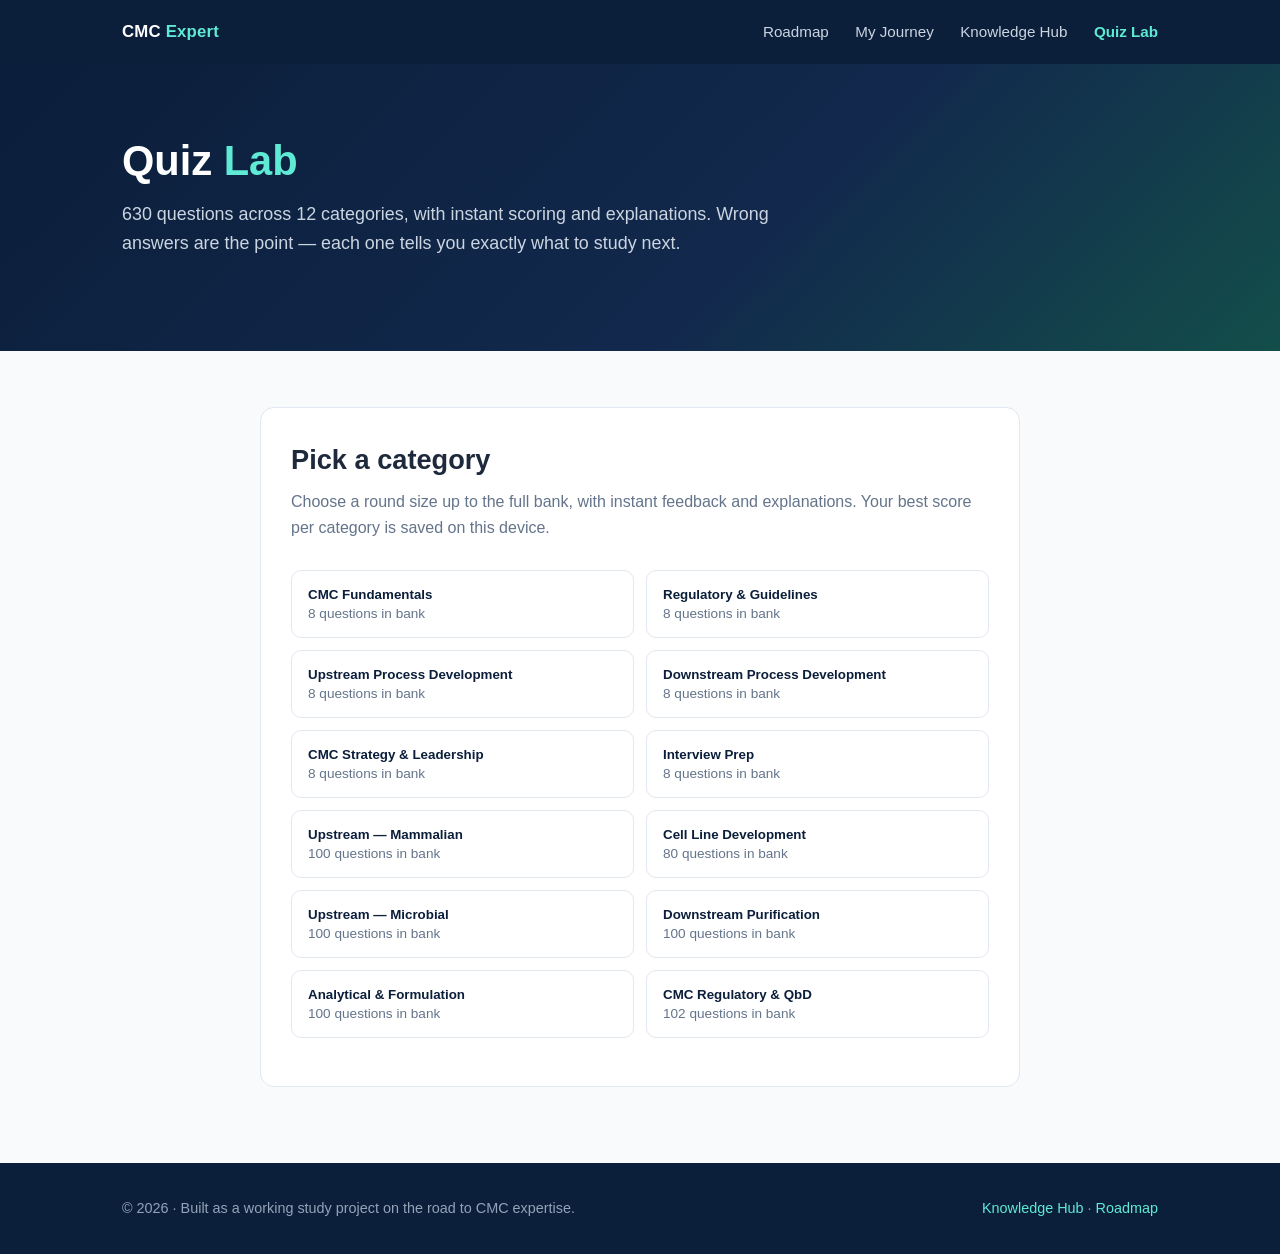
<file: quiz.html>
<!DOCTYPE html>
<html lang="en">
<head>
<meta charset="UTF-8">
<meta name="viewport" content="width=device-width, initial-scale=1.0">
<title>Quiz Lab — How to Become a CMC Expert</title>
<link rel="stylesheet" href="assets/css/style.css?v=20261012b">
</head>
<body>
<header class="site"><div class="wrap nav">
  <a class="brand" href="index.html">CMC <span>Expert</span></a>
  <nav class="links">
    <a href="index.html">Roadmap</a>
    <a href="journey.html">My Journey</a>
    <a href="knowledge.html">Knowledge Hub</a>
    <a href="quiz.html" class="active">Quiz Lab</a>
  </nav>
</div></header>

<div class="hero"><div class="wrap">
  <h1>Quiz <span class="hl">Lab</span></h1>
  <p class="lead">630 questions across 12 categories, with instant scoring and explanations.
  Wrong answers are the point — each one tells you exactly what to study next.</p>
</div></div>

<section class="block"><div class="wrap">
  <div class="quizbox" id="quizbox"><!-- engine renders here --></div>
</div></section>

<footer class="site"><div class="wrap">
  <div>© 2026 · Built as a working study project on the road to CMC expertise.</div>
  <div><a href="knowledge.html">Knowledge Hub</a> · <a href="index.html">Roadmap</a></div>
</div></footer>
<script src="assets/js/questions.js?v=20261012b"></script>
<script src="assets/js/qbank-upstream.js?v=20261012b"></script>
<script src="assets/js/qbank-cellline.js?v=20261012b"></script>
<script src="assets/js/qbank-microbial.js?v=20261012b"></script>
<script src="assets/js/qbank-downstream.js?v=20261012b"></script>
<script src="assets/js/qbank-analytical.js?v=20261012b"></script>
<script src="assets/js/qbank-regulatory.js?v=20261012b"></script>
<script src="assets/js/quiz.js?v=20261012b"></script>
</body>
</html>
</file>
<file: assets/css/style.css>
:root{
  --navy:#0b1e3a; --navy2:#12294d; --teal:#0d9488; --teal-d:#0b7c72;
  --amber:#d97706; --ink:#1e293b; --muted:#64748b; --bg:#f8fafc;
  --card:#ffffff; --line:#e2e8f0; --green:#15803d; --red:#b91c1c;
  --radius:14px;
}
*{box-sizing:border-box;margin:0;padding:0}
body{font-family:-apple-system,BlinkMacSystemFont,"Segoe UI",Roboto,"Helvetica Neue",Arial,sans-serif;
  color:var(--ink);background:var(--bg);line-height:1.65;-webkit-font-smoothing:antialiased}
a{color:var(--teal-d);text-decoration:none}
a:hover{text-decoration:underline}
.wrap{max-width:1080px;margin:0 auto;padding:0 22px}

/* header */
header.site{background:var(--navy);color:#fff;position:sticky;top:0;z-index:50}
.nav{display:flex;align-items:center;justify-content:space-between;height:64px}
.brand{font-weight:800;font-size:1.05rem;letter-spacing:.2px;color:#fff}
.brand span{color:#5eead4}
nav.links a{color:#cbd5e1;margin-left:22px;font-size:.95rem}
nav.links a:hover{color:#fff;text-decoration:none}
nav.links a.active{color:#5eead4;font-weight:600}

/* hero */
.hero{background:linear-gradient(135deg,var(--navy) 0%,var(--navy2) 60%,#134e4a 100%);
  color:#fff;padding:72px 0 64px}
.hero h1{font-size:2.6rem;line-height:1.2;margin-bottom:14px;max-width:760px}
.hero h1 .hl{color:#5eead4}
.hero p.lead{color:#cbd5e1;font-size:1.12rem;max-width:700px;margin-bottom:28px}
.btn{display:inline-block;background:var(--teal);color:#fff;font-weight:700;
  padding:12px 26px;border-radius:10px;border:0;cursor:pointer;font-size:1rem}
.btn:hover{background:var(--teal-d);text-decoration:none;color:#fff}
.btn.ghost{background:transparent;border:1.5px solid #5eead4;color:#5eead4;margin-left:12px}
.btn.ghost:hover{background:#5eead422}
.btnrow{margin-top:6px}

/* sections */
section.block{padding:56px 0}
h2.stitle{font-size:1.7rem;margin-bottom:8px}
p.sub{color:var(--muted);margin-bottom:28px;max-width:760px}
.grid{display:grid;gap:18px}
.grid.c3{grid-template-columns:repeat(3,1fr)}
.grid.c2{grid-template-columns:repeat(2,1fr)}
@media(max-width:760px){.grid.c3,.grid.c2{grid-template-columns:1fr}.hero h1{font-size:2rem}}
.card{background:var(--card);border:1px solid var(--line);border-radius:var(--radius);
  padding:26px;transition:transform .15s ease,box-shadow .15s ease}
a.card:hover{transform:translateY(-3px);box-shadow:0 12px 28px #0b1e3a14;text-decoration:none}
.card .k{font-size:.78rem;font-weight:700;letter-spacing:1.2px;text-transform:uppercase;color:var(--teal-d);margin-bottom:8px}
.card h3{font-size:1.18rem;margin-bottom:8px;color:var(--navy)}
.card p{color:var(--muted);font-size:.96rem}
.card .go{display:inline-block;margin-top:12px;font-weight:700;color:var(--teal-d)}

/* roadmap */
.steps{counter-reset:step;display:grid;gap:0}
.step{display:grid;grid-template-columns:64px 1fr;gap:18px;padding:22px 0;border-bottom:1px solid var(--line)}
.step:last-child{border-bottom:0}
.badge{width:52px;height:52px;border-radius:50%;background:var(--navy);color:#5eead4;
  display:flex;align-items:center;justify-content:center;font-weight:800;font-size:1.2rem}
.step h3{color:var(--navy);margin-bottom:6px}
.step p{color:var(--muted)}
.step .tags{margin-top:8px}
.tag{display:inline-block;background:#ccfbf1;color:#0f766e;font-size:.8rem;font-weight:600;
  padding:3px 10px;border-radius:20px;margin:0 6px 6px 0}

/* timeline */
.tl{position:relative;margin:10px 0 0 10px;padding-left:28px;border-left:3px solid var(--teal)}
.tl .ev{position:relative;padding:0 0 30px}
.tl .ev::before{content:"";position:absolute;left:-38px;top:4px;width:16px;height:16px;
  border-radius:50%;background:var(--teal);border:3px solid #fff;box-shadow:0 0 0 3px var(--teal)}
.tl .ev .when{font-size:.82rem;font-weight:700;color:var(--teal-d);letter-spacing:.6px;text-transform:uppercase}
.tl .ev h3{color:var(--navy);margin:4px 0 6px}
.tl .ev p{color:var(--muted)}
.tl .ev.future::before{background:var(--amber);box-shadow:0 0 0 3px var(--amber)}
.tl .ev.future .when{color:var(--amber)}

/* tables */
table.guide{width:100%;border-collapse:collapse;background:#fff;border-radius:var(--radius);
  overflow:hidden;font-size:.94rem;box-shadow:0 1px 3px #0b1e3a10}
table.guide th{background:var(--navy);color:#fff;text-align:left;padding:12px 16px}
table.guide td{padding:12px 16px;border-bottom:1px solid var(--line);vertical-align:top}
table.guide tr:last-child td{border-bottom:0}
table.guide td.code{font-weight:700;color:var(--navy);white-space:nowrap}

/* domains */
.dom{background:#fff;border:1px solid var(--line);border-radius:var(--radius);padding:24px}
.dom h3{color:var(--navy);margin-bottom:8px}
.dom h3 .n{color:var(--teal-d);margin-right:8px}
.dom p{color:var(--muted);font-size:.95rem}
.dom ul{margin:10px 0 0 18px;color:var(--muted);font-size:.93rem}

/* quiz */
.quizbox{background:#fff;border:1px solid var(--line);border-radius:var(--radius);padding:30px;max-width:760px;margin:0 auto}
.catgrid{display:grid;grid-template-columns:repeat(2,1fr);gap:12px;margin:18px 0}
@media(max-width:640px){.catgrid{grid-template-columns:1fr}}
.catchoice{border:1.5px solid var(--line);border-radius:10px;padding:16px;cursor:pointer;background:#fff;text-align:left}
.catchoice:hover{border-color:var(--teal)}
.catchoice h4{color:var(--navy);margin-bottom:4px}
.catchoice p{font-size:.85rem;color:var(--muted)}
.catchoice .best{font-size:.78rem;color:var(--amber);font-weight:700}
.qprogress{height:8px;background:var(--line);border-radius:6px;margin-bottom:18px;overflow:hidden}
.qprogress i{display:block;height:100%;background:var(--teal);border-radius:6px;transition:width .3s}
.qmeta{font-size:.85rem;color:var(--muted);margin-bottom:10px}
.qtext{font-size:1.15rem;font-weight:600;color:var(--navy);margin-bottom:18px}
.opt{display:block;width:100%;text-align:left;border:1.5px solid var(--line);border-radius:10px;
  padding:13px 16px;margin-bottom:10px;background:#fff;cursor:pointer;font-size:.98rem}
.opt:hover:not(:disabled){border-color:var(--teal);background:#f0fdfa}
.opt:disabled{cursor:default;opacity:.95}
.opt.correct{border-color:var(--green);background:#f0fdf4;color:var(--green);font-weight:700}
.opt.wrong{border-color:var(--red);background:#fef2f2;color:var(--red);font-weight:700}
.opt.dim{opacity:.55}
.explain{background:#fffbeb;border:1px solid #fde68a;border-radius:10px;padding:14px 16px;
  margin:14px 0;font-size:.93rem;color:#92400e;display:none}
.explain.show{display:block}
.explain b{color:#92400e}
.qnav{display:flex;justify-content:space-between;margin-top:18px}
.scorebig{font-size:3rem;font-weight:800;color:var(--navy);text-align:center;margin:10px 0}
.scoremsg{text-align:center;color:var(--muted);margin-bottom:20px}
.review{margin-top:16px}
.review .ritem{border-bottom:1px solid var(--line);padding:12px 0;font-size:.92rem}
.review .ritem:last-child{border-bottom:0}
.ritem .rq{font-weight:600;color:var(--navy)}
.ritem .ra{color:var(--muted)}
.ritem .ra b{color:var(--green)}

/* footer */
footer.site{background:var(--navy);color:#94a3b8;padding:34px 0;margin-top:20px;font-size:.9rem}
footer.site .wrap{display:flex;justify-content:space-between;flex-wrap:wrap;gap:12px}
footer.site a{color:#5eead4}
.note{background:#fffbeb;border:1px solid #fde68a;border-radius:10px;padding:14px 18px;
  color:#92400e;font-size:.92rem;margin:18px 0}
code.inline{background:#f1f5f9;padding:2px 7px;border-radius:6px;font-size:.88em;color:#0f766e}
</file>
